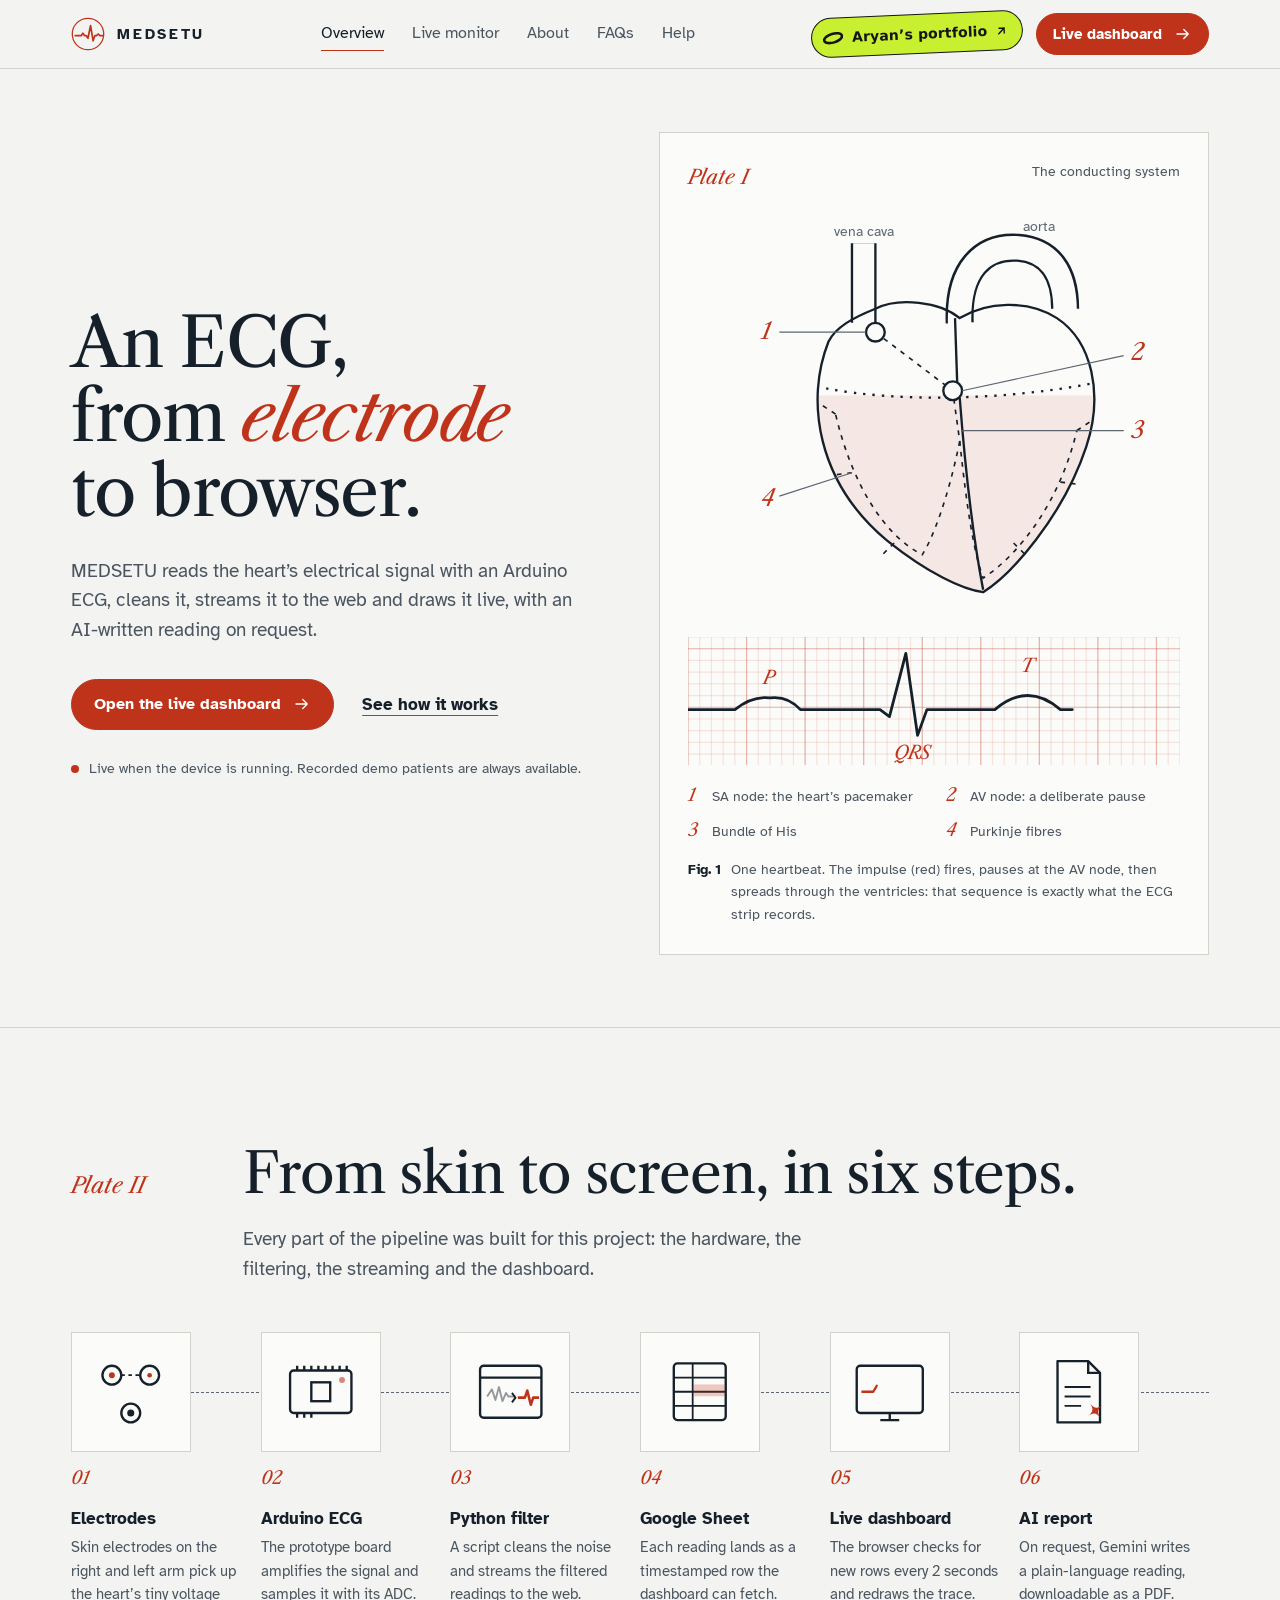
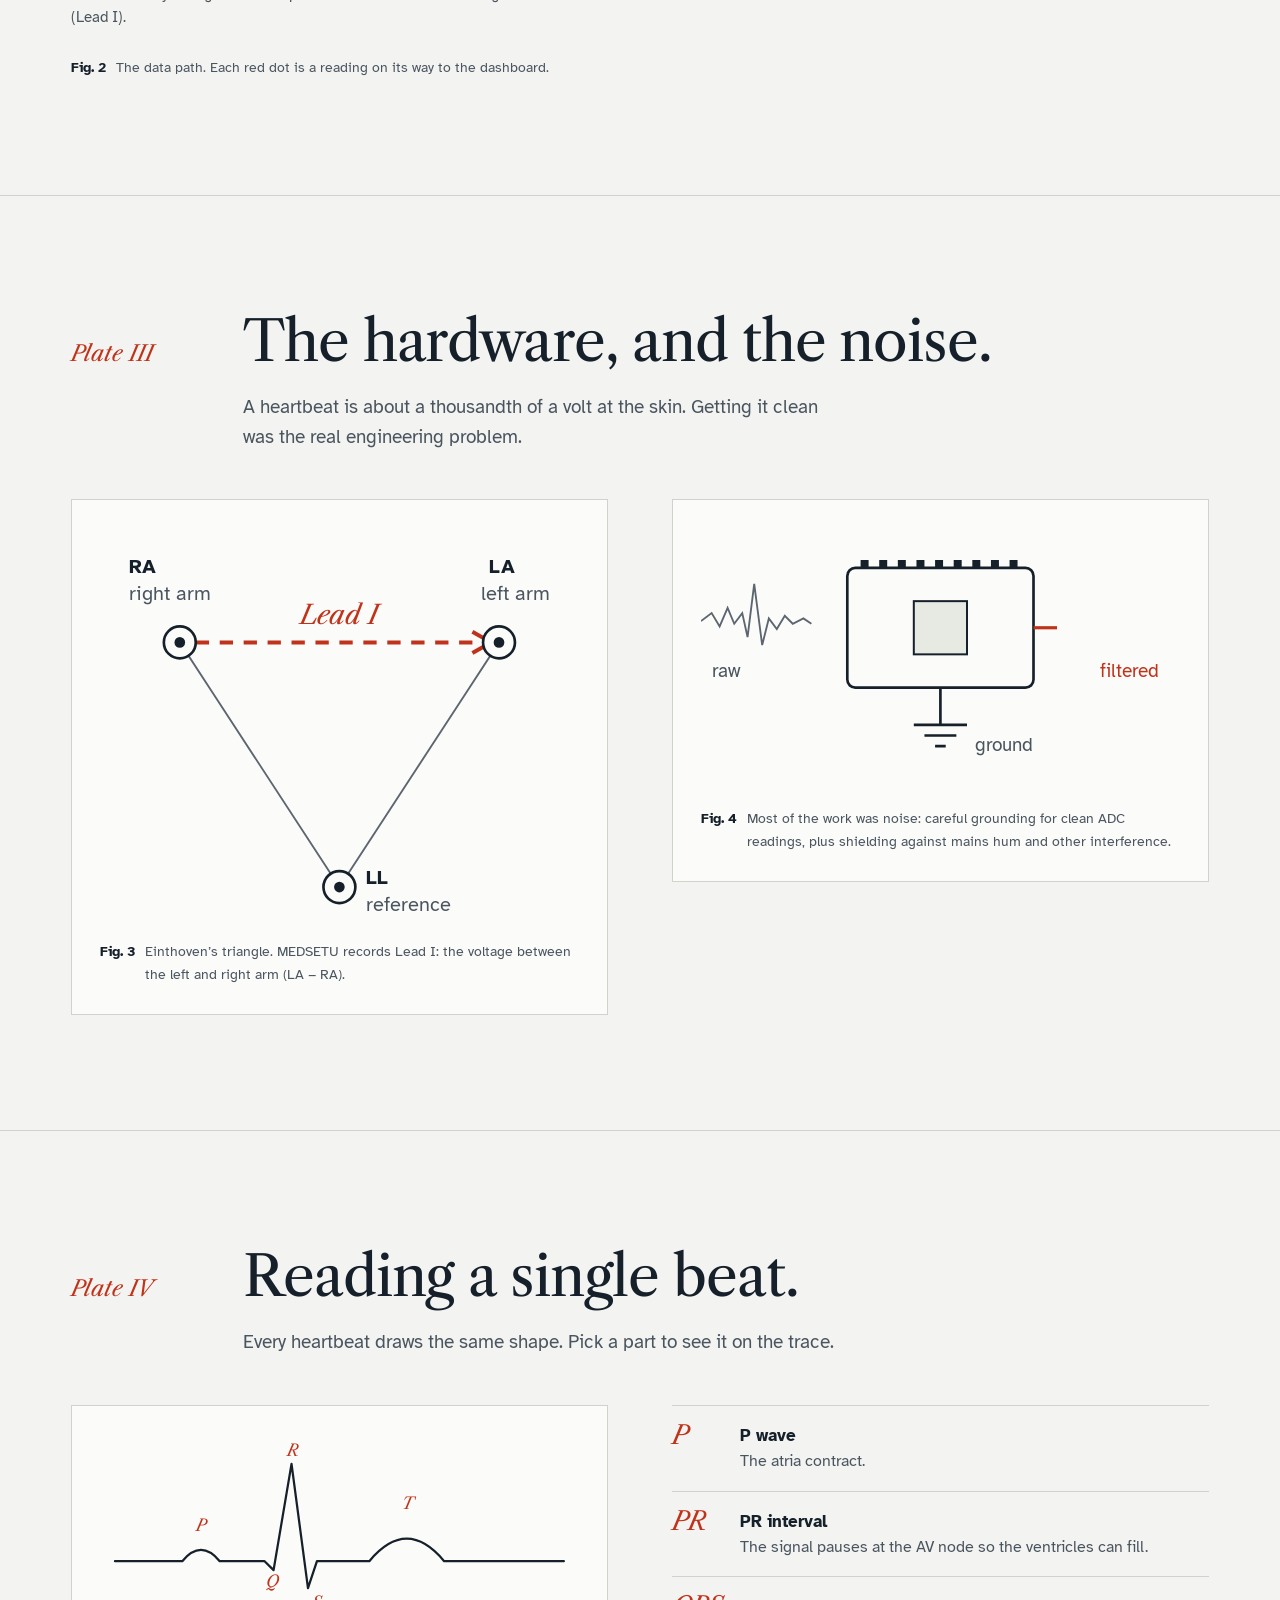
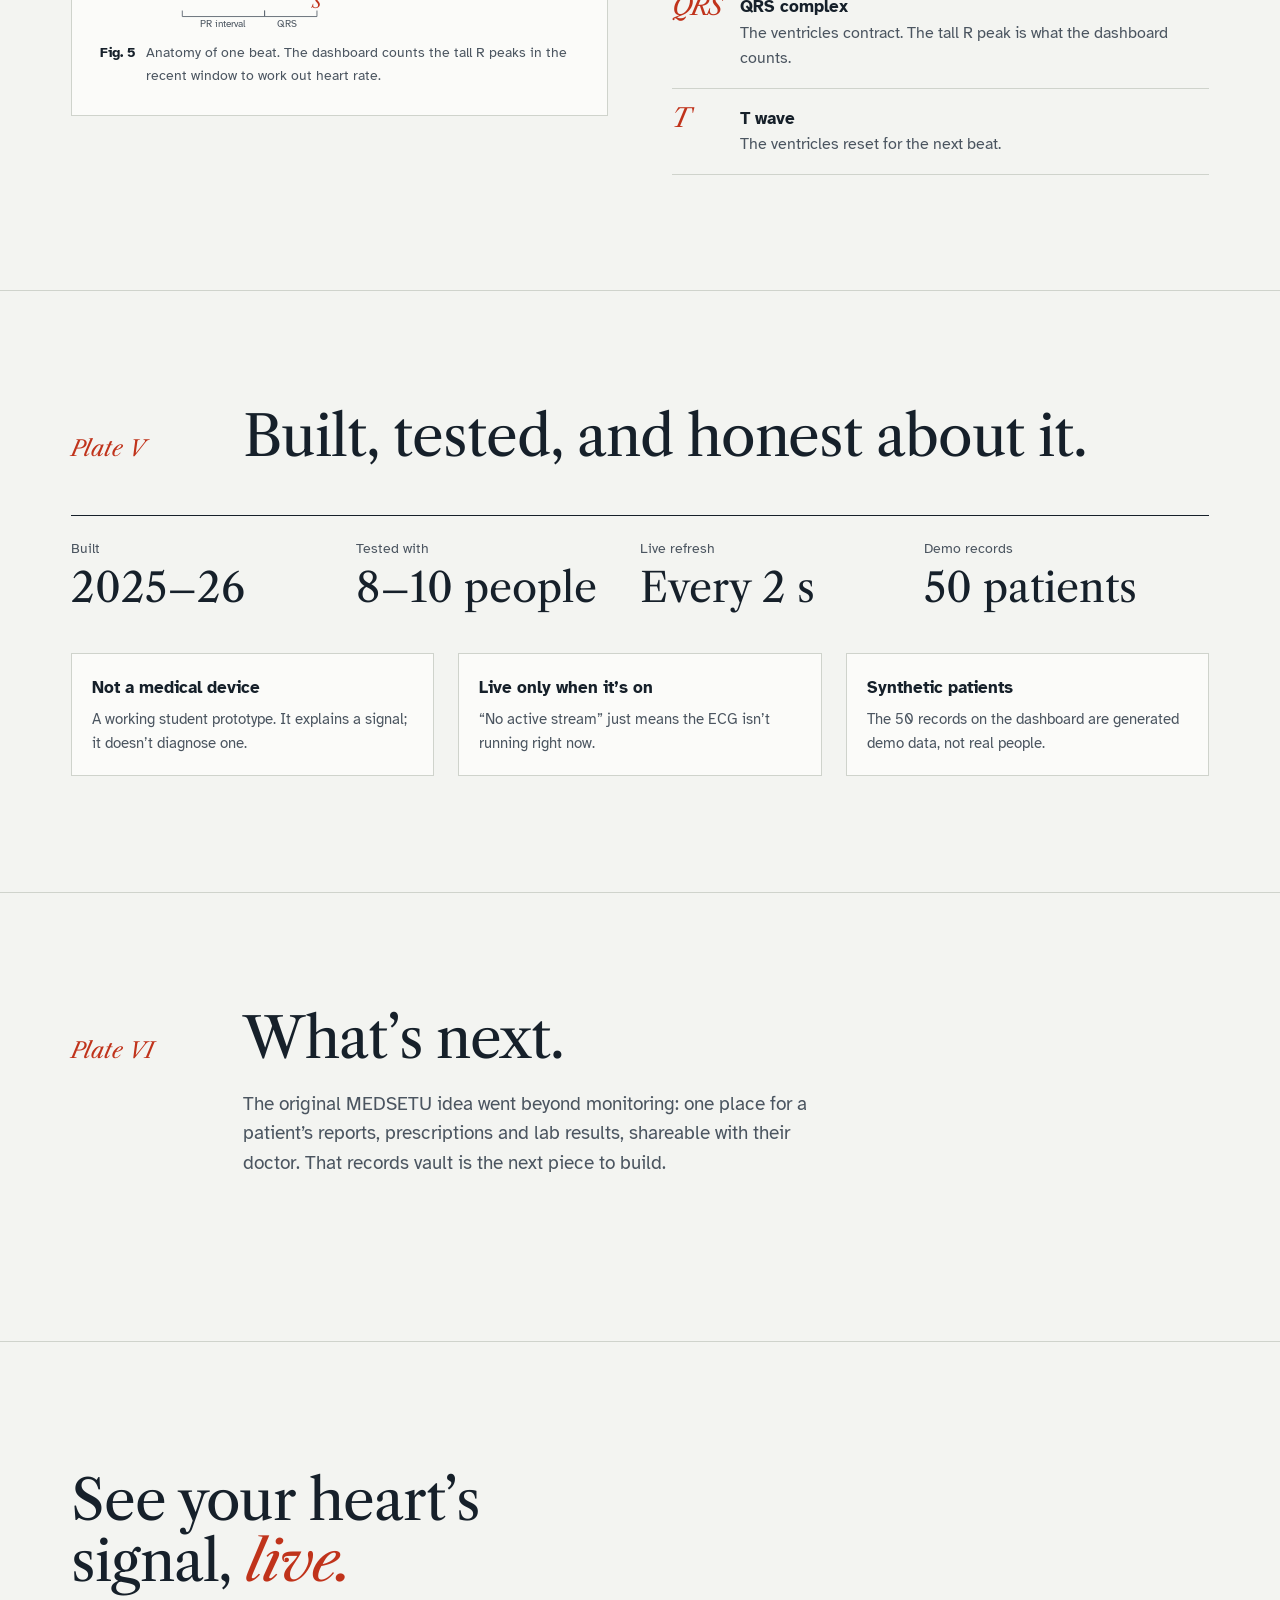
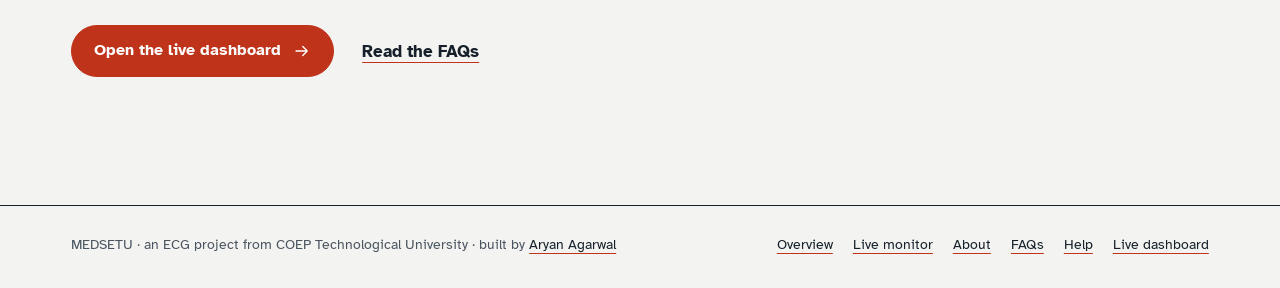
<file: index.html>
<!DOCTYPE html>
<html lang="en">
<head>
<meta charset="UTF-8">
<meta name="viewport" content="width=device-width, initial-scale=1.0">
<title>MEDSETU · An ECG, from electrode to browser</title>
<meta name="description" content="MEDSETU: an Arduino ECG streamed live to a web dashboard, with AI-written readings. A COEP Technological University project.">
<meta name="theme-color" content="#f3f4f1">
<link rel="icon" href="data:image/svg+xml,%3Csvg xmlns='http://www.w3.org/2000/svg' viewBox='0 0 40 40'%3E%3Ccircle cx='20' cy='20' r='18.5' fill='%23f3f4f1' stroke='%23c0331b' stroke-width='2'/%3E%3Cpath d='M5 22h7l2-3 2 3h2l2 3 3-15 3 18 2-6h2l2-2 2 2h3' fill='none' stroke='%23c0331b' stroke-width='2.4' stroke-linejoin='round'/%3E%3C/svg%3E">
<link rel="preconnect" href="https://fonts.googleapis.com">
<link rel="preconnect" href="https://fonts.gstatic.com" crossorigin>
<link href="https://fonts.googleapis.com/css2?family=Atkinson+Hyperlegible:wght@400;700&family=Libre+Caslon+Text:ital,wght@0,400;1,400&display=swap" rel="stylesheet">
<link rel="stylesheet" href="./assets/atlas.css">
<style>.aa-pill{--aa-lime:#c8f031;--aa-ink:#151515;display:inline-flex;align-items:center;gap:8px;min-height:40px;padding:8px 14px 8px 10px;border:1.5px solid var(--aa-ink);border-radius:999px;background:var(--aa-lime);color:var(--aa-ink)!important;font:700 14px/1 system-ui,-apple-system,"Segoe UI",Roboto,sans-serif;letter-spacing:.01em;text-decoration:none!important;white-space:nowrap;transform:rotate(-2.5deg);transition:transform .45s cubic-bezier(.34,1.56,.64,1),background-color .25s,box-shadow .3s;flex:none}.aa-pill:hover,.aa-pill:focus-visible{transform:rotate(1.5deg) scale(1.05);background:#d8ff4a;box-shadow:0 10px 22px -12px rgba(21,21,21,.55)}.aa-pill:focus-visible{outline:2px solid var(--aa-ink);outline-offset:3px}.aa-pill svg{flex:none}.aa-pill .aa-ring{width:22px;height:13px;transition:transform .7s cubic-bezier(.16,1,.3,1)}.aa-pill:hover .aa-ring,.aa-pill:focus-visible .aa-ring{transform:rotate(180deg)}.aa-pill .aa-arrow{width:13px;height:13px;transition:transform .35s cubic-bezier(.16,1,.3,1)}.aa-pill:hover .aa-arrow{transform:translate(2px,-2px)}.aa-pill .aa-short{display:none}@media (max-width:640px){.aa-pill{min-height:36px;padding:7px 11px 7px 8px;font-size:13px;gap:6px}.aa-pill .aa-long{display:none}.aa-pill .aa-short{display:inline}}@media (prefers-reduced-motion:reduce){.aa-pill,.aa-pill .aa-ring,.aa-pill .aa-arrow{transition:none}}@media print{.aa-pill{display:none}}</style>
</head>
<body>
<a class="skip" href="#main">Skip to content</a>
<header class="site-header">
  <div class="wrap bar">
    <a href="./index.html" class="brand" aria-label="MEDSETU overview"><svg viewBox="0 0 40 40" fill="none" aria-hidden="true"><circle cx="20" cy="20" r="18.5" stroke="currentColor" stroke-width="1.5"/><path d="M5 22h7l2-3 2 3h2l2 3 3-15 3 18 2-6h2l2-2 2 2h3" stroke="currentColor" stroke-width="2" stroke-linejoin="round" stroke-linecap="round"/></svg>MEDSETU</a>
    <nav class="nav" id="site-nav" aria-label="Main"><a href="./index.html" aria-current="page">Overview</a><a href="./health-monitoring.html">Live monitor</a><a href="./about.html">About</a><a href="./faqs.html">FAQs</a><a href="./help.html">Help</a><a class="nav-dash" href="https://medsetuecg.vercel.app/dashboard.html" target="_blank" rel="noopener">Live dashboard</a></nav>
    <div class="header-actions">
      <a class="aa-pill" href="https://aryanagarwalsportfolio.vercel.app/" target="_blank" rel="noopener" aria-label="Aryan Agarwal's portfolio (opens in a new tab)"><svg class="aa-ring" viewBox="0 0 120 70" aria-hidden="true"><ellipse cx="60" cy="35" rx="50" ry="24" transform="rotate(-14 60 35)" fill="none" stroke="currentColor" stroke-width="14"/></svg><span class="aa-long">Aryan&rsquo;s portfolio</span><span class="aa-short">Portfolio</span><svg class="aa-arrow" viewBox="0 0 24 24" fill="none" aria-hidden="true"><path d="M7 17 17 7m0 0H8m9 0v9" stroke="currentColor" stroke-width="2.6" stroke-linecap="square"/></svg></a>
      <a href="https://medsetuecg.vercel.app/dashboard.html" target="_blank" rel="noopener" class="btn btn-red btn-sm">Live dashboard <svg class="ico" viewBox="0 0 24 24" fill="none" aria-hidden="true"><path d="M4 12h15m0 0-6-6m6 6-6 6" stroke="currentColor" stroke-width="1.8" stroke-linecap="round" stroke-linejoin="round"/></svg></a>
      <button class="menu-btn" type="button" aria-controls="site-nav" aria-expanded="false" aria-label="Open menu"><svg viewBox="0 0 24 24" fill="none" aria-hidden="true"><path d="M4 8h16M4 16h16" stroke="currentColor" stroke-width="1.8" stroke-linecap="round"/></svg></button>
    </div>
  </div>
</header>
<main id="main">

<section class="hero"><div class="wrap hero-grid">
  <div>
    <h1 class="serif h-xl">An ECG, from <em>electrode</em> to browser.</h1>
    <p class="lede">MEDSETU reads the heart&rsquo;s electrical signal with an Arduino ECG, cleans it, streams it to the web and draws it live, with an AI-written reading on request.</p>
    <div class="actions">
      <a href="https://medsetuecg.vercel.app/dashboard.html" target="_blank" rel="noopener" class="btn btn-red">Open the live dashboard <svg class="ico" viewBox="0 0 24 24" fill="none" aria-hidden="true"><path d="M4 12h15m0 0-6-6m6 6-6 6" stroke="currentColor" stroke-width="1.8" stroke-linecap="round" stroke-linejoin="round"/></svg></a>
      <a href="#pipeline" class="link">See how it works</a>
    </div>
    <p class="status-line"><i></i>Live when the device is running. Recorded demo patients are always available.</p>
  </div>
  <figure class="figure reveal">
  <div class="fig-head"><span class="plate-no">Plate I</span><span>The conducting system</span></div>
  <svg class="heart" data-anim viewBox="0 0 420 360" role="img" aria-labelledby="heart-t heart-d">
    <title id="heart-t">How an electrical impulse travels through the heart</title>
    <desc id="heart-d">A schematic heart. A pulse starts at the SA node, pauses at the AV node, then runs down the bundle of His into the Purkinje fibres while the atria and then the ventricles light up.</desc>
    <defs>
      <path id="hs" d="M120 120 C100 170 110 240 170 290 C205 318 235 332 252 334 C275 320 320 270 340 210 C355 165 345 120 315 100 C290 84 255 86 232 100 C215 86 180 82 160 92 C140 100 126 108 120 120 Z"/>
      <clipPath id="atria"><rect x="0" y="0" width="420" height="166"/></clipPath>
      <clipPath id="vents"><rect x="0" y="166" width="420" height="200"/></clipPath>
      <path id="p-main" d="M160 112 L226 162 L232 205"/>
      <path id="p-left" d="M232 205 C238 262 244 300 252 322 C285 300 318 255 332 196"/>
      <path id="p-right" d="M232 205 C222 255 208 290 200 302 C168 286 140 242 126 182"/>
    </defs>
    <use href="#hs" class="chamber" clip-path="url(#atria)"><animate attributeName="opacity" dur="1.6s" repeatCount="indefinite" values="0;0.2;0;0" keyTimes="0;0.1;0.24;1"/></use>
    <use href="#hs" class="chamber" clip-path="url(#vents)"><animate attributeName="opacity" dur="1.6s" repeatCount="indefinite" values="0;0;0.22;0.06;0" keyTimes="0;0.38;0.52;0.76;1"/></use>
    <path d="M150 104 V36" stroke="#16202a" stroke-width="22" fill="none"/><path d="M150 106 V36" stroke="#fbfbf9" stroke-width="18" fill="none"/>
    <path d="M232 104 C230 58 252 38 282 40 C308 42 322 60 322 92" stroke="#16202a" stroke-width="24" fill="none"/>
    <path d="M232 106 C230 58 252 38 282 40 C308 42 322 60 322 94" stroke="#fbfbf9" stroke-width="20" fill="none"/>
    <use href="#hs" class="wall"/>
    <path class="wall" d="M118 160 C180 172 270 170 344 156" stroke-dasharray="2 6"/>
    <path class="wall" d="M228 100 L230 160" stroke-width="1.2"/>
    <path class="wall" d="M232 168 C236 220 242 280 252 332" stroke-width="1.4"/>
    <text x="150" y="30" text-anchor="middle" font-family="Atkinson Hyperlegible, sans-serif" font-size="12" fill="#5d6670">vena cava</text>
    <text x="300" y="26" text-anchor="middle" font-family="Atkinson Hyperlegible, sans-serif" font-size="12" fill="#5d6670">aorta</text>
    <use href="#p-main" class="path"/><use href="#p-left" class="path"/><use href="#p-right" class="path"/>
    <path class="path" d="M332 196 l12 -8 M318 240 l16 2 M126 182 l-12 -8 M140 232 l-16 2 M278 292 l10 10 M176 292 l-10 10"/>
    <circle class="node" cx="160" cy="112" r="8"/>
    <circle class="node" cx="226" cy="162" r="8"/>
    <circle class="pulse" r="6"><animateMotion dur="1.6s" repeatCount="indefinite" calcMode="linear" keyPoints="0;0.66;0.66;1;1" keyTimes="0;0.16;0.3;0.38;1"><mpath href="#p-main"/></animateMotion><animate attributeName="opacity" dur="1.6s" repeatCount="indefinite" values="1;1;0;0" keyTimes="0;0.38;0.39;1"/></circle>
    <circle class="pulse" r="5"><animateMotion dur="1.6s" repeatCount="indefinite" calcMode="linear" keyPoints="0;0;1;1" keyTimes="0;0.38;0.54;1"><mpath href="#p-left"/></animateMotion><animate attributeName="opacity" dur="1.6s" repeatCount="indefinite" values="0;0;1;0;0" keyTimes="0;0.37;0.38;0.56;1"/></circle>
    <circle class="pulse" r="5"><animateMotion dur="1.6s" repeatCount="indefinite" calcMode="linear" keyPoints="0;0;1;1" keyTimes="0;0.38;0.54;1"><mpath href="#p-right"/></animateMotion><animate attributeName="opacity" dur="1.6s" repeatCount="indefinite" values="0;0;1;0;0" keyTimes="0;0.37;0.38;0.56;1"/></circle>
    <line class="lead" x1="152" y1="112" x2="78" y2="112"/><text class="callout" x="62" y="118">1</text>
    <line class="lead" x1="234" y1="162" x2="372" y2="132"/><text class="callout" x="378" y="136">2</text>
    <line class="lead" x1="234" y1="196" x2="372" y2="196"/><text class="callout" x="378" y="202">3</text>
    <line class="lead" x1="140" y1="232" x2="78" y2="252"/><text class="callout" x="62" y="260">4</text>
  </svg>
  <svg class="strip" data-anim viewBox="0 0 420 110" role="img" aria-label="ECG strip drawing one heartbeat: P wave, QRS complex, T wave" style="margin-top:14px">
    <line class="grid-minor" x1="0" y1="0" x2="0" y2="110"/><line class="grid-minor" x1="10" y1="0" x2="10" y2="110"/><line class="grid-minor" x1="20" y1="0" x2="20" y2="110"/><line class="grid-minor" x1="30" y1="0" x2="30" y2="110"/><line class="grid-minor" x1="40" y1="0" x2="40" y2="110"/><line class="grid-minor" x1="50" y1="0" x2="50" y2="110"/><line class="grid-minor" x1="60" y1="0" x2="60" y2="110"/><line class="grid-minor" x1="70" y1="0" x2="70" y2="110"/><line class="grid-minor" x1="80" y1="0" x2="80" y2="110"/><line class="grid-minor" x1="90" y1="0" x2="90" y2="110"/><line class="grid-minor" x1="100" y1="0" x2="100" y2="110"/><line class="grid-minor" x1="110" y1="0" x2="110" y2="110"/><line class="grid-minor" x1="120" y1="0" x2="120" y2="110"/><line class="grid-minor" x1="130" y1="0" x2="130" y2="110"/><line class="grid-minor" x1="140" y1="0" x2="140" y2="110"/><line class="grid-minor" x1="150" y1="0" x2="150" y2="110"/><line class="grid-minor" x1="160" y1="0" x2="160" y2="110"/><line class="grid-minor" x1="170" y1="0" x2="170" y2="110"/><line class="grid-minor" x1="180" y1="0" x2="180" y2="110"/><line class="grid-minor" x1="190" y1="0" x2="190" y2="110"/><line class="grid-minor" x1="200" y1="0" x2="200" y2="110"/><line class="grid-minor" x1="210" y1="0" x2="210" y2="110"/><line class="grid-minor" x1="220" y1="0" x2="220" y2="110"/><line class="grid-minor" x1="230" y1="0" x2="230" y2="110"/><line class="grid-minor" x1="240" y1="0" x2="240" y2="110"/><line class="grid-minor" x1="250" y1="0" x2="250" y2="110"/><line class="grid-minor" x1="260" y1="0" x2="260" y2="110"/><line class="grid-minor" x1="270" y1="0" x2="270" y2="110"/><line class="grid-minor" x1="280" y1="0" x2="280" y2="110"/><line class="grid-minor" x1="290" y1="0" x2="290" y2="110"/><line class="grid-minor" x1="300" y1="0" x2="300" y2="110"/><line class="grid-minor" x1="310" y1="0" x2="310" y2="110"/><line class="grid-minor" x1="320" y1="0" x2="320" y2="110"/><line class="grid-minor" x1="330" y1="0" x2="330" y2="110"/><line class="grid-minor" x1="340" y1="0" x2="340" y2="110"/><line class="grid-minor" x1="350" y1="0" x2="350" y2="110"/><line class="grid-minor" x1="360" y1="0" x2="360" y2="110"/><line class="grid-minor" x1="370" y1="0" x2="370" y2="110"/><line class="grid-minor" x1="380" y1="0" x2="380" y2="110"/><line class="grid-minor" x1="390" y1="0" x2="390" y2="110"/><line class="grid-minor" x1="400" y1="0" x2="400" y2="110"/><line class="grid-minor" x1="410" y1="0" x2="410" y2="110"/><line class="grid-minor" x1="420" y1="0" x2="420" y2="110"/><line class="grid-minor" x1="0" y1="0" x2="420" y2="0"/><line class="grid-minor" x1="0" y1="10" x2="420" y2="10"/><line class="grid-minor" x1="0" y1="20" x2="420" y2="20"/><line class="grid-minor" x1="0" y1="30" x2="420" y2="30"/><line class="grid-minor" x1="0" y1="40" x2="420" y2="40"/><line class="grid-minor" x1="0" y1="50" x2="420" y2="50"/><line class="grid-minor" x1="0" y1="60" x2="420" y2="60"/><line class="grid-minor" x1="0" y1="70" x2="420" y2="70"/><line class="grid-minor" x1="0" y1="80" x2="420" y2="80"/><line class="grid-minor" x1="0" y1="90" x2="420" y2="90"/><line class="grid-minor" x1="0" y1="100" x2="420" y2="100"/><line class="grid-minor" x1="0" y1="110" x2="420" y2="110"/><line class="grid-major" x1="0" y1="0" x2="0" y2="110"/><line class="grid-major" x1="50" y1="0" x2="50" y2="110"/><line class="grid-major" x1="100" y1="0" x2="100" y2="110"/><line class="grid-major" x1="150" y1="0" x2="150" y2="110"/><line class="grid-major" x1="200" y1="0" x2="200" y2="110"/><line class="grid-major" x1="250" y1="0" x2="250" y2="110"/><line class="grid-major" x1="300" y1="0" x2="300" y2="110"/><line class="grid-major" x1="350" y1="0" x2="350" y2="110"/><line class="grid-major" x1="400" y1="0" x2="400" y2="110"/><line class="grid-major" x1="0" y1="10" x2="420" y2="10"/><line class="grid-major" x1="0" y1="60" x2="420" y2="60"/><line class="grid-major" x1="0" y1="110" x2="420" y2="110"/>
    <path class="trace" d="M0 62 L40 62 Q55 50 70 52 Q85 50 96 62 L164 62 L172 68 L186 14 L196 84 L204 62 L262 62 Q290 38 318 62 L420 62" pathLength="1" stroke-dasharray="1" stroke-dashoffset="1">
      <animate attributeName="stroke-dashoffset" dur="1.6s" repeatCount="indefinite" values="1;0;0" keyTimes="0;0.85;1"/>
      <animate attributeName="opacity" dur="1.6s" repeatCount="indefinite" values="1;1;0" keyTimes="0;0.9;1"/>
    </path>
    <text class="wave-label" x="64" y="40">P</text><text class="wave-label" x="176" y="104">QRS</text><text class="wave-label" x="284" y="30">T</text>
  </svg>
  <ol class="legend"><li>SA node: the heart&rsquo;s pacemaker</li><li>AV node: a deliberate pause</li><li>Bundle of His</li><li>Purkinje fibres</li></ol>
  <figcaption class="figcap"><b>Fig. 1</b><span>One heartbeat. The impulse (red) fires, pauses at the AV node, then spreads through the ventricles: that sequence is exactly what the ECG strip records.</span></figcaption>
</figure>
</div></section>
<section class="plate" id="pipeline"><div class="wrap">
  <div class="plate-head reveal"><span class="plate-no">Plate II</span><h2 class="serif h-lg">From skin to screen, in six steps.</h2><p class="lede">Every part of the pipeline was built for this project: the hardware, the filtering, the streaming and the dashboard.</p></div>
  <div style="position:relative"><div class="wire" aria-hidden="true"><span class="packet"></span><span class="packet"></span><span class="packet"></span></div><ol class="pipeline"><li class="station reveal" data-delay="0"><div class="icon"><svg viewBox="0 0 64 64" fill="none" aria-hidden="true"><circle cx="16" cy="18" r="8" stroke="currentColor" stroke-width="2"/><circle cx="48" cy="18" r="8" stroke="currentColor" stroke-width="2"/><circle cx="32" cy="50" r="8" stroke="currentColor" stroke-width="2"/><circle class="hot" cx="16" cy="18" r="3" fill="currentColor"><animate attributeName="r" values="2;4;2" dur="1.6s" repeatCount="indefinite"/></circle><circle class="hot" cx="48" cy="18" r="3" fill="currentColor"><animate attributeName="r" values="2;4;2" dur="1.6s" begin="0.2s" repeatCount="indefinite"/></circle><circle cx="32" cy="50" r="3" fill="currentColor"/><path d="M24 18h16" stroke="currentColor" stroke-width="1.5" stroke-dasharray="3 3"/></svg></div><span class="step">01</span><h3>Electrodes</h3><p>Skin electrodes on the right and left arm pick up the heart&rsquo;s tiny voltage (Lead I).</p></li><li class="station reveal" data-delay="80"><div class="icon"><svg viewBox="0 0 64 64" fill="none" aria-hidden="true"><rect x="6" y="14" width="52" height="36" rx="3" stroke="currentColor" stroke-width="2"/><rect x="24" y="24" width="16" height="16" stroke="currentColor" stroke-width="2"/><path d="M12 10v4M18 10v4M24 10v4M30 10v4M36 10v4M42 10v4M48 10v4M54 10v4M12 50v4M18 50v4M24 50v4" stroke="currentColor" stroke-width="2"/><circle class="hot" cx="50" cy="22" r="2.5" fill="currentColor"><animate attributeName="opacity" values="1;0.15;1" dur="0.8s" repeatCount="indefinite"/></circle></svg></div><span class="step">02</span><h3>Arduino ECG</h3><p>The prototype board amplifies the signal and samples it with its ADC.</p></li><li class="station reveal" data-delay="160"><div class="icon"><svg viewBox="0 0 64 64" fill="none" aria-hidden="true"><rect x="6" y="10" width="52" height="44" rx="3" stroke="currentColor" stroke-width="2"/><path d="M6 20h52" stroke="currentColor" stroke-width="2"/><path d="M12 36l4-6 3 9 3-11 3 12 3-7 2 3h6" stroke="currentColor" stroke-width="1.6" stroke-linejoin="round" opacity="0.45"/><path class="hot" d="M38 37h6l2-6 3 12 2-6h5" stroke="currentColor" stroke-width="2.2" stroke-linejoin="round"/><path d="M33 33l3 4-3 4" stroke="currentColor" stroke-width="1.6"/></svg></div><span class="step">03</span><h3>Python filter</h3><p>A script cleans the noise and streams the filtered readings to the web.</p></li><li class="station reveal" data-delay="240"><div class="icon"><svg viewBox="0 0 64 64" fill="none" aria-hidden="true"><rect x="10" y="8" width="44" height="48" rx="3" stroke="currentColor" stroke-width="2"/><path d="M10 20h44M10 32h44M10 44h44M26 8v48" stroke="currentColor" stroke-width="1.5"/><rect class="hot" x="27" y="45" width="26" height="10" fill="currentColor" opacity="0.25"><animate attributeName="y" values="45;21;45" keyTimes="0;0.5;1" dur="3s" repeatCount="indefinite"/></rect></svg></div><span class="step">04</span><h3>Google Sheet</h3><p>Each reading lands as a timestamped row the dashboard can fetch.</p></li><li class="station reveal" data-delay="320"><div class="icon"><svg viewBox="0 0 64 64" fill="none" aria-hidden="true"><rect x="4" y="10" width="56" height="40" rx="3" stroke="currentColor" stroke-width="2"/><path d="M24 56h16M32 50v6" stroke="currentColor" stroke-width="2"/><path class="hot" d="M8 32h10l3-5 3 5h4l3-14 4 22 3-8h5l3-3 3 3h7" stroke="currentColor" stroke-width="2" stroke-linejoin="round" pathLength="1" stroke-dasharray="1" stroke-dashoffset="1"><animate attributeName="stroke-dashoffset" values="1;0;0" keyTimes="0;0.7;1" dur="1.6s" repeatCount="indefinite"/></path></svg></div><span class="step">05</span><h3>Live dashboard</h3><p>The browser checks for new rows every 2 seconds and redraws the trace.</p></li><li class="station reveal" data-delay="400"><div class="icon"><svg viewBox="0 0 64 64" fill="none" aria-hidden="true"><path d="M14 6h26l10 10v42H14z" stroke="currentColor" stroke-width="2" stroke-linejoin="round"/><path d="M40 6v10h10" stroke="currentColor" stroke-width="2"/><path d="M20 28h22M20 36h22M20 44h14" stroke="currentColor" stroke-width="1.6"/><path class="hot" d="M46 40c0 6 2 8 8 8-6 0-8 2-8 8 0-6-2-8-8-8 6 0 8-2 8-8z" fill="currentColor"><animateTransform attributeName="transform" type="rotate" values="0 46 48;90 46 48" dur="3s" repeatCount="indefinite"/></path></svg></div><span class="step">06</span><h3>AI report</h3><p>On request, Gemini writes a plain-language reading, downloadable as a PDF.</p></li></ol></div><p class="figcap reveal" style="margin-top:28px"><b>Fig. 2</b><span>The data path. Each red dot is a reading on its way to the dashboard.</span></p>
</div></section>
<section class="plate"><div class="wrap">
  <div class="plate-head reveal"><span class="plate-no">Plate III</span><h2 class="serif h-lg">The hardware, and the noise.</h2><p class="lede">A heartbeat is about a thousandth of a volt at the skin. Getting it clean was the real engineering problem.</p></div>
  <div class="split"><figure class="figure reveal">
  <svg class="einthoven" viewBox="0 0 360 300" role="img" aria-label="Einthoven's triangle: electrodes on the right arm, left arm and left leg. Lead I runs from right arm to left arm.">
    <path class="edge" d="M60 86 L180 270 L300 86"/>
    <path class="lead1" d="M72 86 L288 86"/>
    <path d="M280 78 L294 86 L280 94" fill="none" stroke="#c0331b" stroke-width="3"/>
    <circle class="vertex" cx="60" cy="86" r="12"/><circle class="vertex" cx="300" cy="86" r="12"/><circle class="vertex" cx="180" cy="270" r="12"/>
    <circle cx="60" cy="86" r="4" fill="#16202a"/><circle cx="300" cy="86" r="4" fill="#16202a"/><circle cx="180" cy="270" r="4" fill="#16202a"/>
    <text x="22" y="34">RA</text><text class="soft" x="22" y="54">right arm</text>
    <text x="312" y="34" text-anchor="end">LA</text><text class="soft" x="338" y="54" text-anchor="end">left arm</text>
    <text x="200" y="268">LL</text><text class="soft" x="200" y="288">reference</text>
    <text class="ital" x="180" y="72" text-anchor="middle">Lead I</text>
  </svg>
  <figcaption class="figcap"><b>Fig. 3</b><span>Einthoven&rsquo;s triangle. MEDSETU records Lead I: the voltage between the left and right arm (LA &minus; RA).</span></figcaption>
</figure><figure class="figure reveal" data-delay="120">
  <svg class="board" data-anim viewBox="0 0 360 200" role="img" aria-label="Noisy raw signal enters the board; a clean filtered trace comes out. The board is grounded.">
    <path class="noise" d="M0 70 l8 -6 6 10 6 -14 5 12 6 -8 4 18 5 -40 6 46 5 -20 6 8 6 -10 6 6 8 -4 6 4"/>
    <rect class="pcb" x="110" y="30" width="140" height="90" rx="6"/>
    <rect class="chip" x="160" y="55" width="40" height="40"/>
    <path class="pin" d="M120 24h6v6h-6zM134 24h6v6h-6zM148 24h6v6h-6zM162 24h6v6h-6zM176 24h6v6h-6zM190 24h6v6h-6zM204 24h6v6h-6zM218 24h6v6h-6zM232 24h6v6h-6z"/>
    <path class="clean" d="M250 75 h20 l4 -5 4 5 h6 l4 -26 5 40 4 -14 h8 l6 -8 6 8 h43" pathLength="1" stroke-dasharray="1" stroke-dashoffset="1"><animate attributeName="stroke-dashoffset" values="1;0;0" keyTimes="0;0.6;1" dur="2.4s" repeatCount="indefinite"/></path>
    <path class="gnd" d="M180 120 v28 M160 148 h40 M168 156 h24 M176 164 h8"/>
    <text x="8" y="112" font-family="Atkinson Hyperlegible, sans-serif" font-size="14" fill="#4b5560">raw</text>
    <text x="300" y="112" font-family="Atkinson Hyperlegible, sans-serif" font-size="14" fill="#c0331b">filtered</text>
    <text x="206" y="168" font-family="Atkinson Hyperlegible, sans-serif" font-size="14" fill="#4b5560">ground</text>
  </svg>
  <figcaption class="figcap"><b>Fig. 4</b><span>Most of the work was noise: careful grounding for clean ADC readings, plus shielding against mains hum and other interference.</span></figcaption>
</figure></div>
</div></section>
<section class="plate"><div class="wrap">
  <div class="plate-head reveal"><span class="plate-no">Plate IV</span><h2 class="serif h-lg">Reading a single beat.</h2><p class="lede">Every heartbeat draws the same shape. Pick a part to see it on the trace.</p></div>
  <div class="split"><figure class="figure reveal">
  <svg class="beat-fig" viewBox="0 0 640 260" role="img" aria-label="One heartbeat with its parts labelled: P wave, PR interval, QRS complex and T wave">
    <path class="seg seg-pr" d="M110 170 Q135 140 160 170 L220 170"/>
    <path class="seg seg-p" d="M110 170 Q135 140 160 170"/>
    <path class="seg seg-qrs" d="M220 170 L232 182 L256 40 L278 206 L290 170"/>
    <path class="seg seg-t" d="M360 170 Q410 110 460 170"/>
    <path class="trace" d="M20 170 L110 170 Q135 140 160 170 L220 170 L232 182 L256 40 L278 206 L290 170 L360 170 Q410 110 460 170 L620 170"/>
    <text class="lbl" x="128" y="130">P</text><text class="lbl" x="222" y="204">Q</text><text class="lbl" x="250" y="30">R</text><text class="lbl" x="284" y="232">S</text><text class="lbl" x="404" y="100">T</text>
    <path class="bracket" d="M110 236 v8 h110 v-8"/><text class="sub" x="134" y="258">PR interval</text>
    <path class="bracket" d="M220 236 v8 h70 v-8" transform="translate(0 0)"/><text class="sub" x="236" y="258">QRS</text>
  </svg>
  <figcaption class="figcap"><b>Fig. 5</b><span>Anatomy of one beat. The dashboard counts the tall R peaks in the recent window to work out heart rate.</span></figcaption>
</figure><div class="waves reveal" data-delay="120">
  <button type="button" data-wave="p" aria-pressed="false"><b>P</b><span><strong>P wave</strong>The atria contract.</span></button>
  <button type="button" data-wave="pr" aria-pressed="false"><b>PR</b><span><strong>PR interval</strong>The signal pauses at the AV node so the ventricles can fill.</span></button>
  <button type="button" data-wave="qrs" aria-pressed="false"><b>QRS</b><span><strong>QRS complex</strong>The ventricles contract. The tall R peak is what the dashboard counts.</span></button>
  <button type="button" data-wave="t" aria-pressed="false"><b>T</b><span><strong>T wave</strong>The ventricles reset for the next beat.</span></button>
</div></div>
</div></section>
<section class="plate"><div class="wrap">
  <div class="plate-head reveal"><span class="plate-no">Plate V</span><h2 class="serif h-lg">Built, tested, and honest about it.</h2></div>
  <dl class="facts reveal"><div><dt>Built</dt><dd>2025&ndash;26</dd></div><div><dt>Tested with</dt><dd>8&ndash;10 people</dd></div><div><dt>Live refresh</dt><dd>Every 2 s</dd></div><div><dt>Demo records</dt><dd>50 patients</dd></div></dl>
<ul class="limits"><li class="reveal"><h3>Not a medical device</h3><p>A working student prototype. It explains a signal; it doesn&rsquo;t diagnose one.</p></li><li class="reveal" data-delay="80"><h3>Live only when it&rsquo;s on</h3><p>&ldquo;No active stream&rdquo; just means the ECG isn&rsquo;t running right now.</p></li><li class="reveal" data-delay="160"><h3>Synthetic patients</h3><p>The 50 records on the dashboard are generated demo data, not real people.</p></li></ul>
</div></section>
<section class="plate" id="next"><div class="wrap">
  <div class="plate-head reveal"><span class="plate-no">Plate VI</span><h2 class="serif h-lg">What&rsquo;s next.</h2><p class="lede">The original MEDSETU idea went beyond monitoring: one place for a patient&rsquo;s reports, prescriptions and lab results, shareable with their doctor. That records vault is the next piece to build.</p></div>
  
</div></section>
<section class="closing"><div class="wrap">
  <h2 class="serif h-lg reveal">See your heart&rsquo;s signal, <em>live.</em></h2>
  <div class="actions reveal"><a href="https://medsetuecg.vercel.app/dashboard.html" target="_blank" rel="noopener" class="btn btn-red">Open the live dashboard <svg class="ico" viewBox="0 0 24 24" fill="none" aria-hidden="true"><path d="M4 12h15m0 0-6-6m6 6-6 6" stroke="currentColor" stroke-width="1.8" stroke-linecap="round" stroke-linejoin="round"/></svg></a><a href="./faqs.html" class="link">Read the FAQs</a></div>
</div></section>

</main>
<footer class="site-footer">
  <div class="wrap">
    <span>MEDSETU &middot; an ECG project from COEP Technological University &middot; built by <a href="https://aryanagarwalsportfolio.vercel.app/" target="_blank" rel="noopener">Aryan Agarwal</a></span>
    <nav aria-label="Footer"><a href="./index.html">Overview</a><a href="./health-monitoring.html">Live monitor</a><a href="./about.html">About</a><a href="./faqs.html">FAQs</a><a href="./help.html">Help</a><a href="https://medsetuecg.vercel.app/dashboard.html" target="_blank" rel="noopener">Live dashboard</a></nav>
  </div>
</footer>
<script src="./assets/site.js"></script>
</body>
</html>
</file>
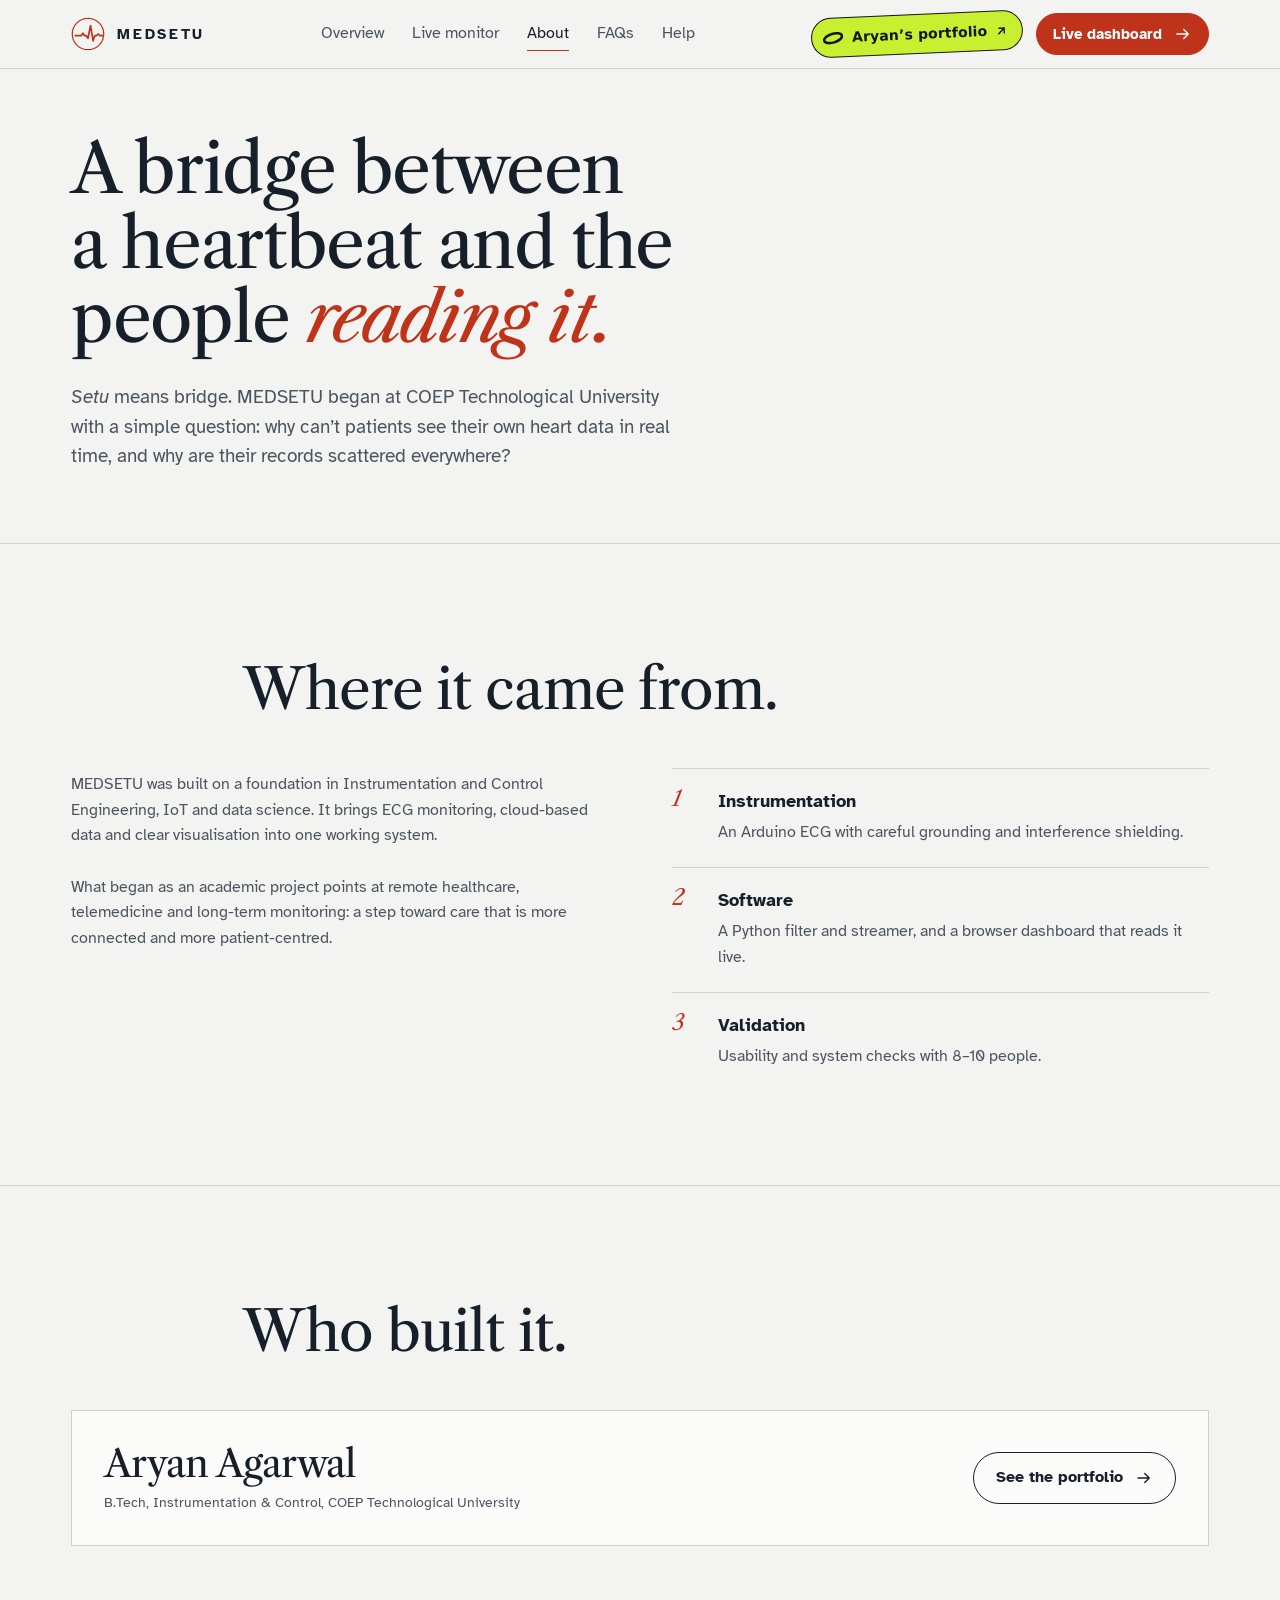
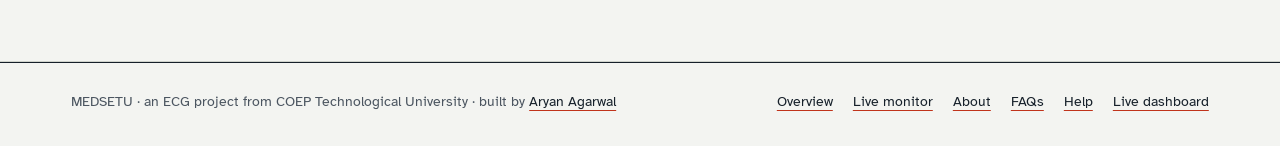
<file: about.html>
<!DOCTYPE html>
<html lang="en">
<head>
<meta charset="UTF-8">
<meta name="viewport" content="width=device-width, initial-scale=1.0">
<title>About · MEDSETU</title>
<meta name="description" content="Why MEDSETU was built and by whom.">
<meta name="theme-color" content="#f3f4f1">
<link rel="icon" href="data:image/svg+xml,%3Csvg xmlns='http://www.w3.org/2000/svg' viewBox='0 0 40 40'%3E%3Ccircle cx='20' cy='20' r='18.5' fill='%23f3f4f1' stroke='%23c0331b' stroke-width='2'/%3E%3Cpath d='M5 22h7l2-3 2 3h2l2 3 3-15 3 18 2-6h2l2-2 2 2h3' fill='none' stroke='%23c0331b' stroke-width='2.4' stroke-linejoin='round'/%3E%3C/svg%3E">
<link rel="preconnect" href="https://fonts.googleapis.com">
<link rel="preconnect" href="https://fonts.gstatic.com" crossorigin>
<link href="https://fonts.googleapis.com/css2?family=Atkinson+Hyperlegible:wght@400;700&family=Libre+Caslon+Text:ital,wght@0,400;1,400&display=swap" rel="stylesheet">
<link rel="stylesheet" href="./assets/atlas.css">
<style>.aa-pill{--aa-lime:#c8f031;--aa-ink:#151515;display:inline-flex;align-items:center;gap:8px;min-height:40px;padding:8px 14px 8px 10px;border:1.5px solid var(--aa-ink);border-radius:999px;background:var(--aa-lime);color:var(--aa-ink)!important;font:700 14px/1 system-ui,-apple-system,"Segoe UI",Roboto,sans-serif;letter-spacing:.01em;text-decoration:none!important;white-space:nowrap;transform:rotate(-2.5deg);transition:transform .45s cubic-bezier(.34,1.56,.64,1),background-color .25s,box-shadow .3s;flex:none}.aa-pill:hover,.aa-pill:focus-visible{transform:rotate(1.5deg) scale(1.05);background:#d8ff4a;box-shadow:0 10px 22px -12px rgba(21,21,21,.55)}.aa-pill:focus-visible{outline:2px solid var(--aa-ink);outline-offset:3px}.aa-pill svg{flex:none}.aa-pill .aa-ring{width:22px;height:13px;transition:transform .7s cubic-bezier(.16,1,.3,1)}.aa-pill:hover .aa-ring,.aa-pill:focus-visible .aa-ring{transform:rotate(180deg)}.aa-pill .aa-arrow{width:13px;height:13px;transition:transform .35s cubic-bezier(.16,1,.3,1)}.aa-pill:hover .aa-arrow{transform:translate(2px,-2px)}.aa-pill .aa-short{display:none}@media (max-width:640px){.aa-pill{min-height:36px;padding:7px 11px 7px 8px;font-size:13px;gap:6px}.aa-pill .aa-long{display:none}.aa-pill .aa-short{display:inline}}@media (prefers-reduced-motion:reduce){.aa-pill,.aa-pill .aa-ring,.aa-pill .aa-arrow{transition:none}}@media print{.aa-pill{display:none}}</style>
</head>
<body>
<a class="skip" href="#main">Skip to content</a>
<header class="site-header">
  <div class="wrap bar">
    <a href="./index.html" class="brand" aria-label="MEDSETU overview"><svg viewBox="0 0 40 40" fill="none" aria-hidden="true"><circle cx="20" cy="20" r="18.5" stroke="currentColor" stroke-width="1.5"/><path d="M5 22h7l2-3 2 3h2l2 3 3-15 3 18 2-6h2l2-2 2 2h3" stroke="currentColor" stroke-width="2" stroke-linejoin="round" stroke-linecap="round"/></svg>MEDSETU</a>
    <nav class="nav" id="site-nav" aria-label="Main"><a href="./index.html">Overview</a><a href="./health-monitoring.html">Live monitor</a><a href="./about.html" aria-current="page">About</a><a href="./faqs.html">FAQs</a><a href="./help.html">Help</a><a class="nav-dash" href="https://medsetuecg.vercel.app/dashboard.html" target="_blank" rel="noopener">Live dashboard</a></nav>
    <div class="header-actions">
      <a class="aa-pill" href="https://aryanagarwalsportfolio.vercel.app/" target="_blank" rel="noopener" aria-label="Aryan Agarwal's portfolio (opens in a new tab)"><svg class="aa-ring" viewBox="0 0 120 70" aria-hidden="true"><ellipse cx="60" cy="35" rx="50" ry="24" transform="rotate(-14 60 35)" fill="none" stroke="currentColor" stroke-width="14"/></svg><span class="aa-long">Aryan&rsquo;s portfolio</span><span class="aa-short">Portfolio</span><svg class="aa-arrow" viewBox="0 0 24 24" fill="none" aria-hidden="true"><path d="M7 17 17 7m0 0H8m9 0v9" stroke="currentColor" stroke-width="2.6" stroke-linecap="square"/></svg></a>
      <a href="https://medsetuecg.vercel.app/dashboard.html" target="_blank" rel="noopener" class="btn btn-red btn-sm">Live dashboard <svg class="ico" viewBox="0 0 24 24" fill="none" aria-hidden="true"><path d="M4 12h15m0 0-6-6m6 6-6 6" stroke="currentColor" stroke-width="1.8" stroke-linecap="round" stroke-linejoin="round"/></svg></a>
      <button class="menu-btn" type="button" aria-controls="site-nav" aria-expanded="false" aria-label="Open menu"><svg viewBox="0 0 24 24" fill="none" aria-hidden="true"><path d="M4 8h16M4 16h16" stroke="currentColor" stroke-width="1.8" stroke-linecap="round"/></svg></button>
    </div>
  </div>
</header>
<main id="main">

<section class="hero"><div class="wrap">
  <h1 class="serif h-xl" style="max-width:14ch">A bridge between a heartbeat and the people <em>reading it.</em></h1>
  <p class="lede"><em>Setu</em> means bridge. MEDSETU began at COEP Technological University with a simple question: why can&rsquo;t patients see their own heart data in real time, and why are their records scattered everywhere?</p>
</div></section>
<section class="plate"><div class="wrap">
  <div class="plate-head reveal"><span class="plate-no"></span><h2 class="serif h-lg">Where it came from.</h2></div>
  <div class="split"><div class="notes reveal">
<p class="lede" style="max-width:none">MEDSETU was built on a foundation in Instrumentation and Control Engineering, IoT and data science. It brings ECG monitoring, cloud-based data and clear visualisation into one working system.</p>
<p class="lede" style="max-width:none">What began as an academic project points at remote healthcare, telemedicine and long-term monitoring: a step toward care that is more connected and more patient-centred.</p></div>
<ol class="notes reveal" data-delay="120">
<li><span class="n">1</span><div><h3>Instrumentation</h3><p>An Arduino ECG with careful grounding and interference shielding.</p></div></li>
<li><span class="n">2</span><div><h3>Software</h3><p>A Python filter and streamer, and a browser dashboard that reads it live.</p></div></li>
<li><span class="n">3</span><div><h3>Validation</h3><p>Usability and system checks with 8&ndash;10 people.</p></div></li></ol></div>
</div></section>
<section class="plate"><div class="wrap">
  <div class="plate-head reveal"><span class="plate-no"></span><h2 class="serif h-lg">Who built it.</h2></div>
  <div class="contact-card reveal"><div><p class="serif">Aryan Agarwal</p><p class="cap" style="margin-top:8px">B.Tech, Instrumentation &amp; Control, COEP Technological University</p></div><a href="https://aryanagarwalsportfolio.vercel.app/" target="_blank" rel="noopener" class="btn">See the portfolio <svg class="ico" viewBox="0 0 24 24" fill="none" aria-hidden="true"><path d="M4 12h15m0 0-6-6m6 6-6 6" stroke="currentColor" stroke-width="1.8" stroke-linecap="round" stroke-linejoin="round"/></svg></a></div>
</div></section>

</main>
<footer class="site-footer">
  <div class="wrap">
    <span>MEDSETU &middot; an ECG project from COEP Technological University &middot; built by <a href="https://aryanagarwalsportfolio.vercel.app/" target="_blank" rel="noopener">Aryan Agarwal</a></span>
    <nav aria-label="Footer"><a href="./index.html">Overview</a><a href="./health-monitoring.html">Live monitor</a><a href="./about.html">About</a><a href="./faqs.html">FAQs</a><a href="./help.html">Help</a><a href="https://medsetuecg.vercel.app/dashboard.html" target="_blank" rel="noopener">Live dashboard</a></nav>
  </div>
</footer>
<script src="./assets/site.js"></script>
</body>
</html>
</file>
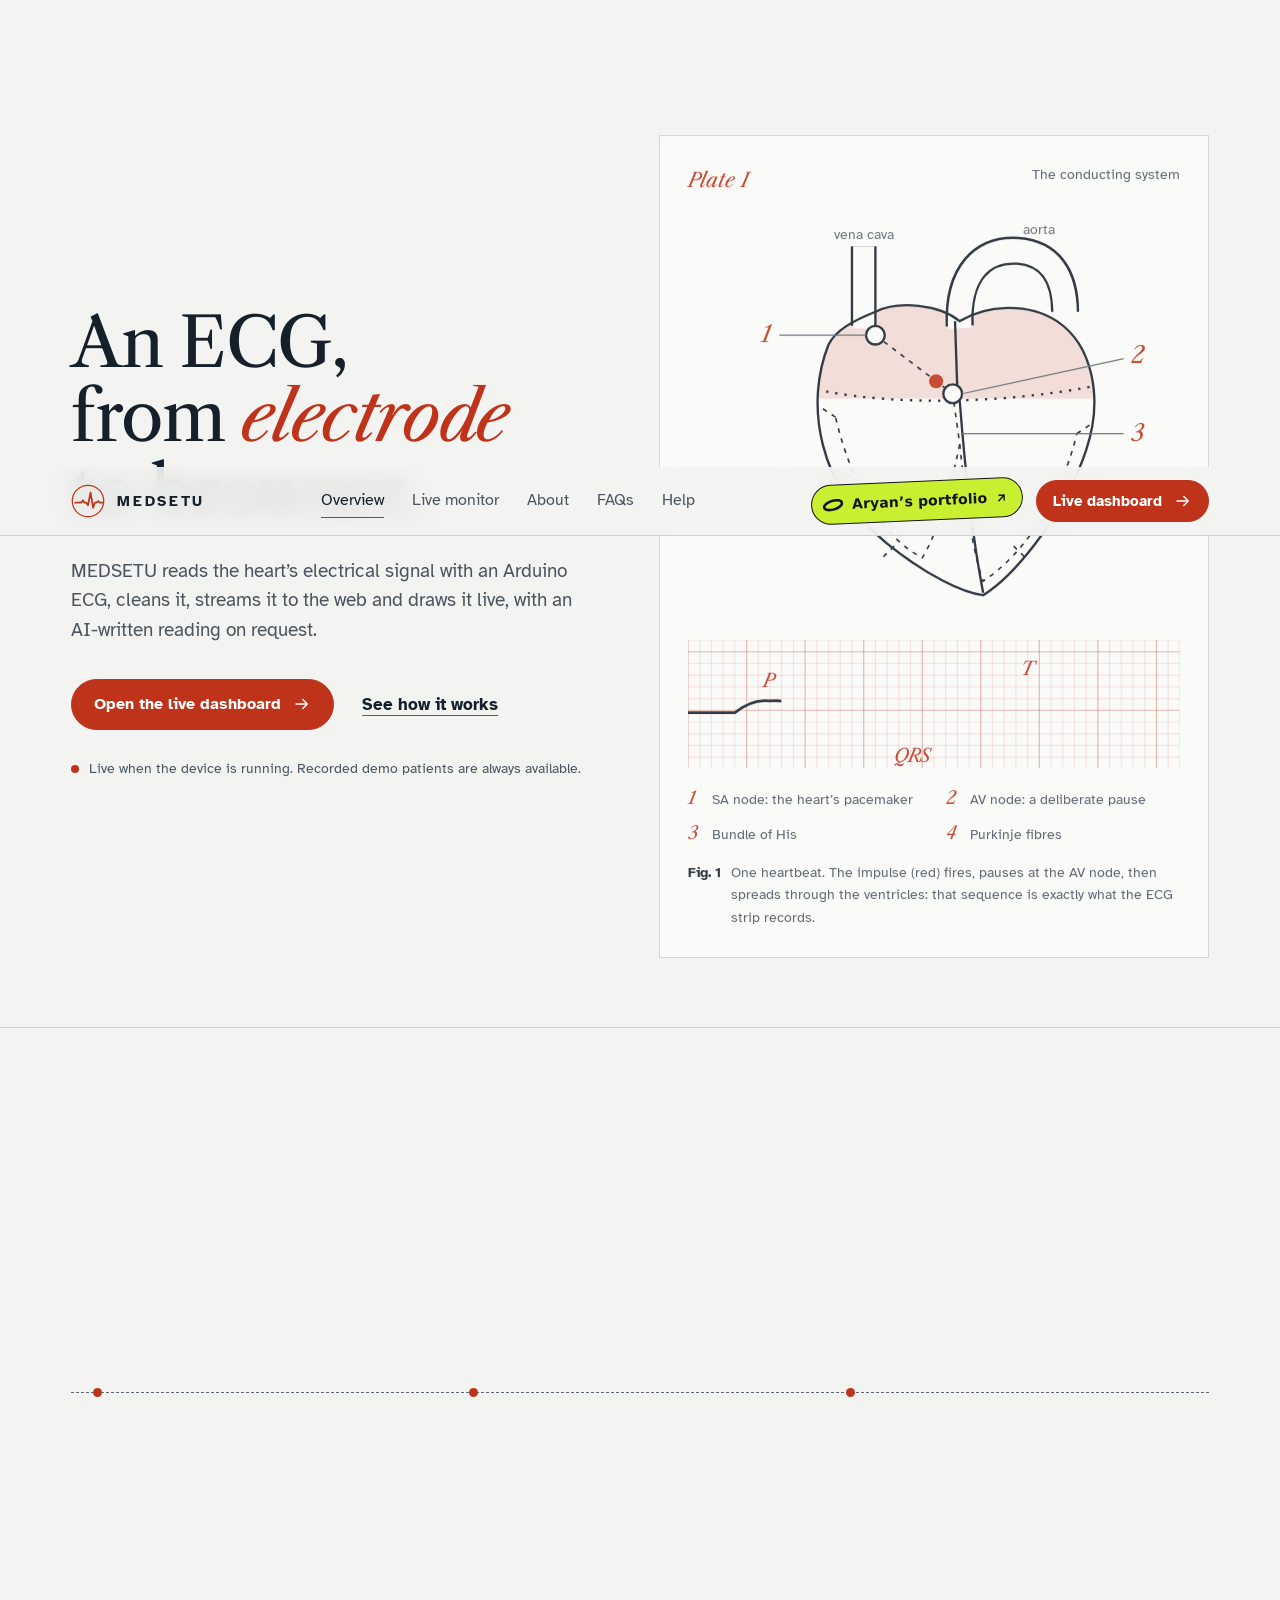
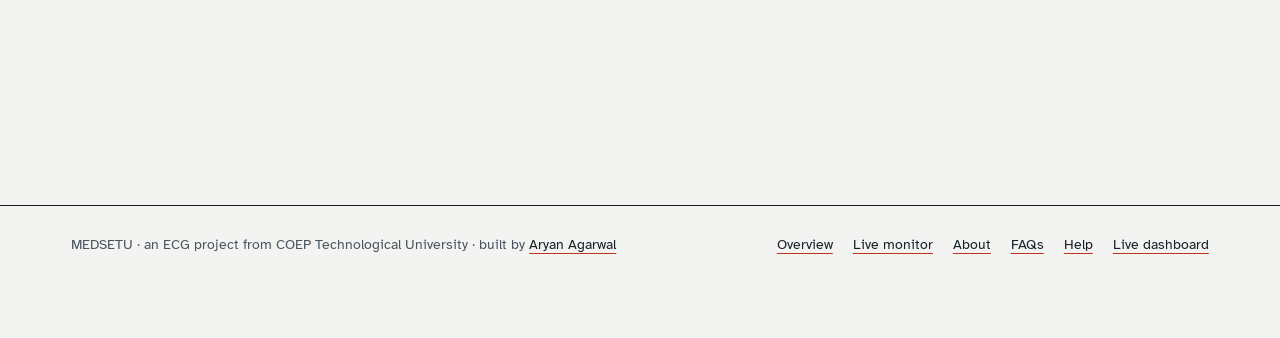
<file: access-documents.html>
<!DOCTYPE html>
<html lang="en"><head><meta charset="UTF-8"><meta name="viewport" content="width=device-width, initial-scale=1.0">
<title>Moved · MEDSETU</title><meta name="robots" content="noindex"><meta http-equiv="refresh" content="0; url=./index.html#next">
<link rel="stylesheet" href="./assets/atlas.css"></head>
<body><main class="wrap" style="padding-block:80px"><p class="cap">This page has moved.</p><p style="margin-top:12px"><a class="link" href="./index.html#next">Continue to MEDSETU</a></p></main></body></html>
</file>
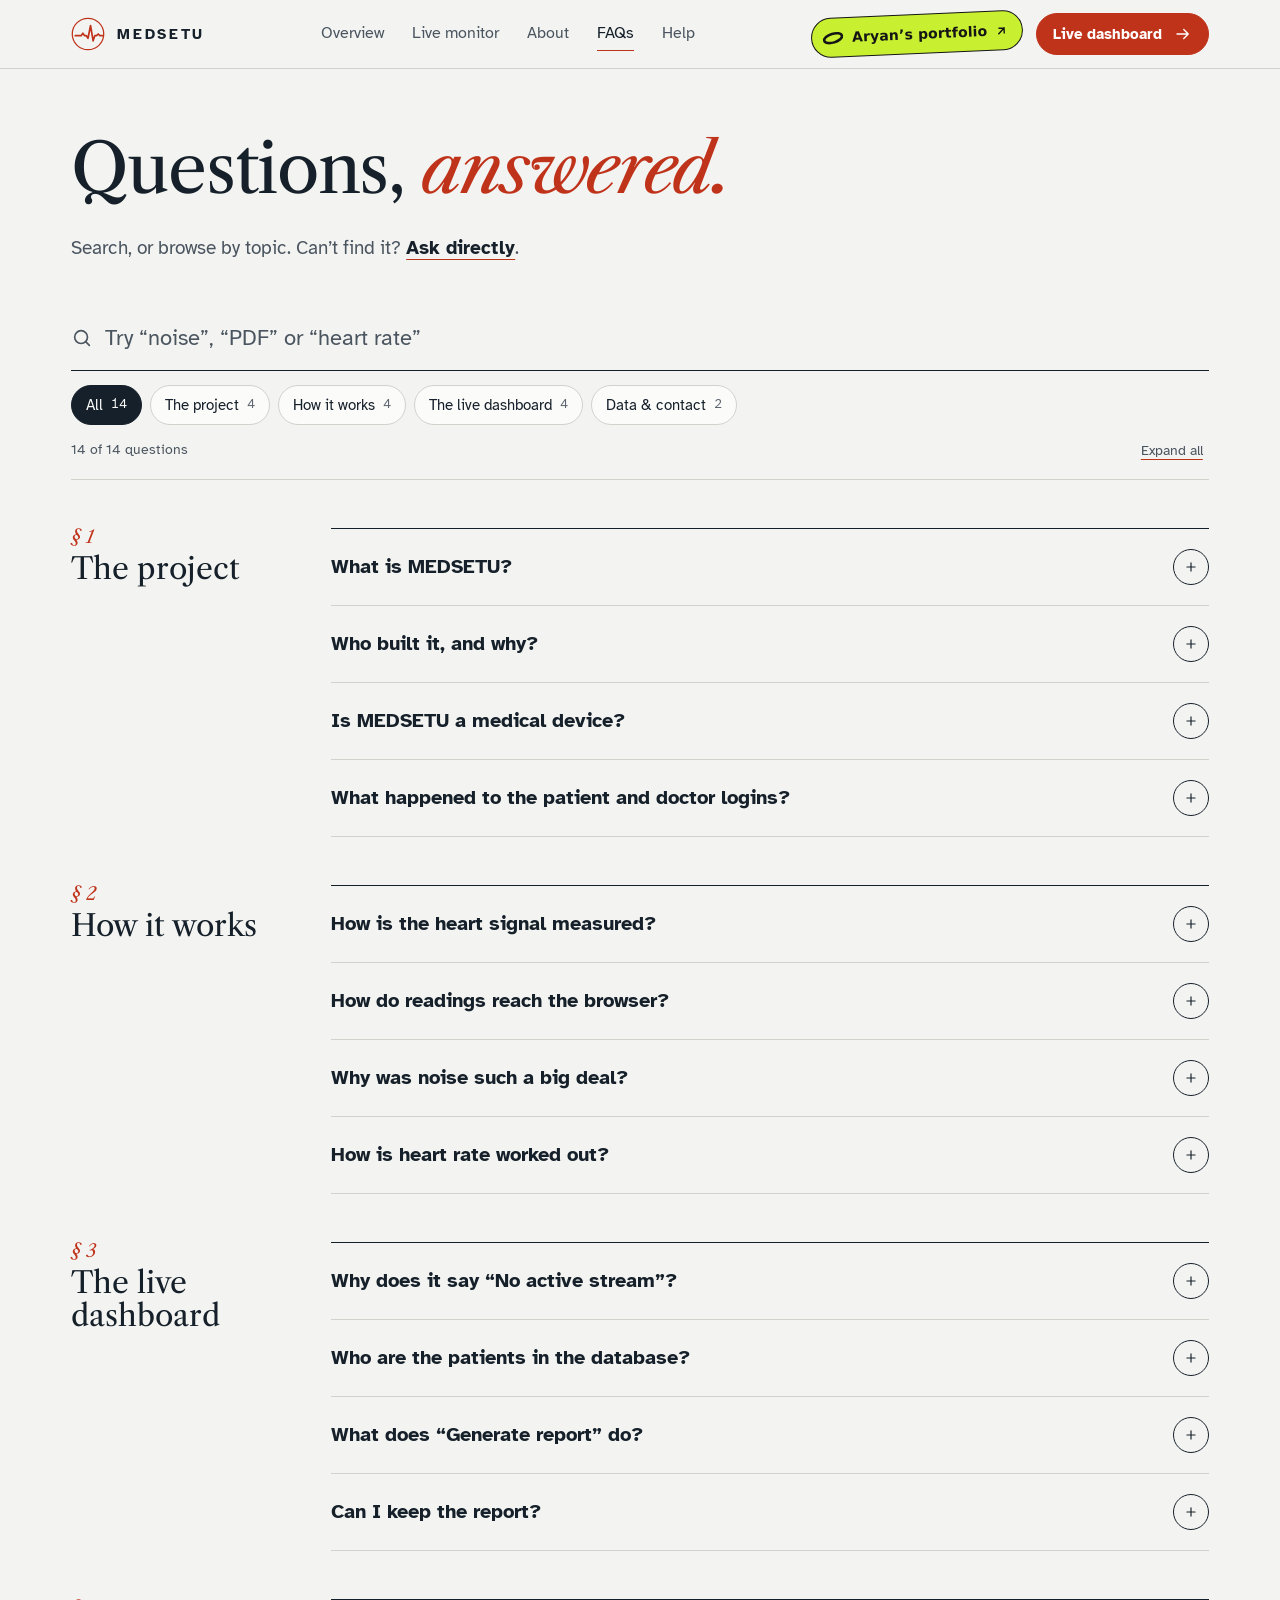
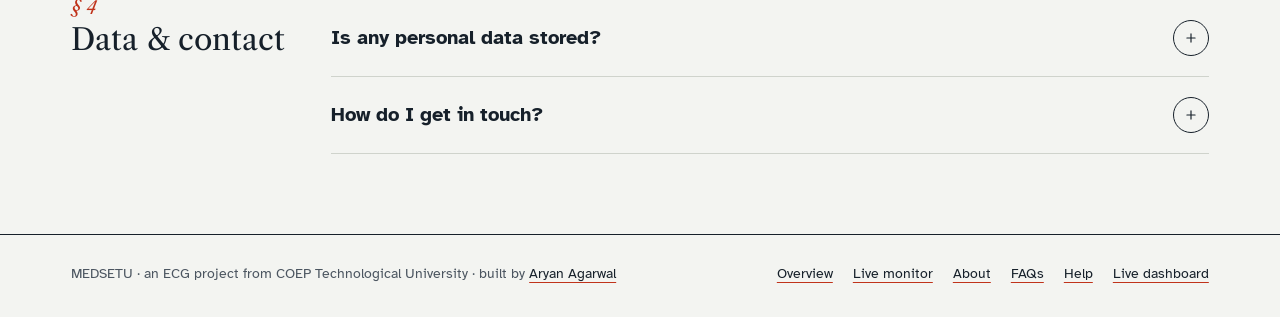
<file: faqs.html>
<!DOCTYPE html>
<html lang="en">
<head>
<meta charset="UTF-8">
<meta name="viewport" content="width=device-width, initial-scale=1.0">
<title>FAQs · MEDSETU</title>
<meta name="description" content="Answers about how MEDSETU works, the live dashboard and its limits.">
<meta name="theme-color" content="#f3f4f1">
<link rel="icon" href="data:image/svg+xml,%3Csvg xmlns='http://www.w3.org/2000/svg' viewBox='0 0 40 40'%3E%3Ccircle cx='20' cy='20' r='18.5' fill='%23f3f4f1' stroke='%23c0331b' stroke-width='2'/%3E%3Cpath d='M5 22h7l2-3 2 3h2l2 3 3-15 3 18 2-6h2l2-2 2 2h3' fill='none' stroke='%23c0331b' stroke-width='2.4' stroke-linejoin='round'/%3E%3C/svg%3E">
<link rel="preconnect" href="https://fonts.googleapis.com">
<link rel="preconnect" href="https://fonts.gstatic.com" crossorigin>
<link href="https://fonts.googleapis.com/css2?family=Atkinson+Hyperlegible:wght@400;700&family=Libre+Caslon+Text:ital,wght@0,400;1,400&display=swap" rel="stylesheet">
<link rel="stylesheet" href="./assets/atlas.css">
<style>.aa-pill{--aa-lime:#c8f031;--aa-ink:#151515;display:inline-flex;align-items:center;gap:8px;min-height:40px;padding:8px 14px 8px 10px;border:1.5px solid var(--aa-ink);border-radius:999px;background:var(--aa-lime);color:var(--aa-ink)!important;font:700 14px/1 system-ui,-apple-system,"Segoe UI",Roboto,sans-serif;letter-spacing:.01em;text-decoration:none!important;white-space:nowrap;transform:rotate(-2.5deg);transition:transform .45s cubic-bezier(.34,1.56,.64,1),background-color .25s,box-shadow .3s;flex:none}.aa-pill:hover,.aa-pill:focus-visible{transform:rotate(1.5deg) scale(1.05);background:#d8ff4a;box-shadow:0 10px 22px -12px rgba(21,21,21,.55)}.aa-pill:focus-visible{outline:2px solid var(--aa-ink);outline-offset:3px}.aa-pill svg{flex:none}.aa-pill .aa-ring{width:22px;height:13px;transition:transform .7s cubic-bezier(.16,1,.3,1)}.aa-pill:hover .aa-ring,.aa-pill:focus-visible .aa-ring{transform:rotate(180deg)}.aa-pill .aa-arrow{width:13px;height:13px;transition:transform .35s cubic-bezier(.16,1,.3,1)}.aa-pill:hover .aa-arrow{transform:translate(2px,-2px)}.aa-pill .aa-short{display:none}@media (max-width:640px){.aa-pill{min-height:36px;padding:7px 11px 7px 8px;font-size:13px;gap:6px}.aa-pill .aa-long{display:none}.aa-pill .aa-short{display:inline}}@media (prefers-reduced-motion:reduce){.aa-pill,.aa-pill .aa-ring,.aa-pill .aa-arrow{transition:none}}@media print{.aa-pill{display:none}}</style>
</head>
<body>
<a class="skip" href="#main">Skip to content</a>
<header class="site-header">
  <div class="wrap bar">
    <a href="./index.html" class="brand" aria-label="MEDSETU overview"><svg viewBox="0 0 40 40" fill="none" aria-hidden="true"><circle cx="20" cy="20" r="18.5" stroke="currentColor" stroke-width="1.5"/><path d="M5 22h7l2-3 2 3h2l2 3 3-15 3 18 2-6h2l2-2 2 2h3" stroke="currentColor" stroke-width="2" stroke-linejoin="round" stroke-linecap="round"/></svg>MEDSETU</a>
    <nav class="nav" id="site-nav" aria-label="Main"><a href="./index.html">Overview</a><a href="./health-monitoring.html">Live monitor</a><a href="./about.html">About</a><a href="./faqs.html" aria-current="page">FAQs</a><a href="./help.html">Help</a><a class="nav-dash" href="https://medsetuecg.vercel.app/dashboard.html" target="_blank" rel="noopener">Live dashboard</a></nav>
    <div class="header-actions">
      <a class="aa-pill" href="https://aryanagarwalsportfolio.vercel.app/" target="_blank" rel="noopener" aria-label="Aryan Agarwal's portfolio (opens in a new tab)"><svg class="aa-ring" viewBox="0 0 120 70" aria-hidden="true"><ellipse cx="60" cy="35" rx="50" ry="24" transform="rotate(-14 60 35)" fill="none" stroke="currentColor" stroke-width="14"/></svg><span class="aa-long">Aryan&rsquo;s portfolio</span><span class="aa-short">Portfolio</span><svg class="aa-arrow" viewBox="0 0 24 24" fill="none" aria-hidden="true"><path d="M7 17 17 7m0 0H8m9 0v9" stroke="currentColor" stroke-width="2.6" stroke-linecap="square"/></svg></a>
      <a href="https://medsetuecg.vercel.app/dashboard.html" target="_blank" rel="noopener" class="btn btn-red btn-sm">Live dashboard <svg class="ico" viewBox="0 0 24 24" fill="none" aria-hidden="true"><path d="M4 12h15m0 0-6-6m6 6-6 6" stroke="currentColor" stroke-width="1.8" stroke-linecap="round" stroke-linejoin="round"/></svg></a>
      <button class="menu-btn" type="button" aria-controls="site-nav" aria-expanded="false" aria-label="Open menu"><svg viewBox="0 0 24 24" fill="none" aria-hidden="true"><path d="M4 8h16M4 16h16" stroke="currentColor" stroke-width="1.8" stroke-linecap="round"/></svg></button>
    </div>
  </div>
</header>
<main id="main">

<section class="hero" style="padding-bottom:28px;border-bottom:0"><div class="wrap">
  <h1 class="serif h-xl">Questions, <em>answered.</em></h1>
  <p class="lede">Search, or browse by topic. Can&rsquo;t find it? <a class="link" href="./help.html">Ask directly</a>.</p>
</div></section>
<section class="wrap" style="padding-bottom:80px">
  <div class="faq-tools">
    <label class="search"><span class="sr">Search the FAQs</span><svg viewBox="0 0 24 24" fill="none" aria-hidden="true"><circle cx="11" cy="11" r="7" stroke="currentColor" stroke-width="1.8"/><path d="m20 20-4-4" stroke="currentColor" stroke-width="1.8" stroke-linecap="round"/></svg><input type="search" id="faq-search" placeholder="Try &ldquo;noise&rdquo;, &ldquo;PDF&rdquo; or &ldquo;heart rate&rdquo;" autocomplete="off"><button class="clear" type="button" aria-label="Clear search"><svg viewBox="0 0 24 24" fill="none" aria-hidden="true"><path d="M6 6l12 12M18 6 6 18" stroke="currentColor" stroke-width="1.8" stroke-linecap="round"/></svg></button></label>
    <div class="chips" role="group" aria-label="Filter by topic"><button class="chip" type="button" data-cat="all" aria-pressed="true">All <small>14</small></button><button class="chip" type="button" data-cat="project" aria-pressed="false">The project <small>4</small></button><button class="chip" type="button" data-cat="how" aria-pressed="false">How it works <small>4</small></button><button class="chip" type="button" data-cat="dashboard" aria-pressed="false">The live dashboard <small>4</small></button><button class="chip" type="button" data-cat="data" aria-pressed="false">Data &amp; contact <small>2</small></button></div>
    <div class="faq-meta"><span id="faq-count" aria-live="polite">14 of 14 questions</span><button type="button" id="faq-toggle">Expand all</button></div>
  </div>
  <div id="faq-list"><section class="faq-group" aria-labelledby="g-project"><h2 id="g-project"><span>&sect; 1</span>The project</h2><div><details class="faq" id="what-is" data-cat="project"><summary><span class="q">What is MEDSETU?</span><span class="plus"><svg viewBox="0 0 24 24" fill="none" aria-hidden="true"><path d="M12 5v14M5 12h14" stroke="currentColor" stroke-width="2" stroke-linecap="round"/></svg></span></summary><div class="answer"><div><p>An ECG monitoring project: an Arduino-based ECG reads the heart&rsquo;s signal, a Python script filters and streams it, and a web dashboard draws it live, with an AI-written reading on request.</p></div></div></details><details class="faq" id="who" data-cat="project"><summary><span class="q">Who built it, and why?</span><span class="plus"><svg viewBox="0 0 24 24" fill="none" aria-hidden="true"><path d="M12 5v14M5 12h14" stroke="currentColor" stroke-width="2" stroke-linecap="round"/></svg></span></summary><div class="answer"><div><p><a href="https://aryanagarwalsportfolio.vercel.app/" target="_blank" rel="noopener">Aryan Agarwal</a>, as an Instrumentation &amp; Control project at COEP Technological University, to make real-time heart data easy to see and share.</p></div></div></details><details class="faq" id="device" data-cat="project"><summary><span class="q">Is MEDSETU a medical device?</span><span class="plus"><svg viewBox="0 0 24 24" fill="none" aria-hidden="true"><path d="M12 5v14M5 12h14" stroke="currentColor" stroke-width="2" stroke-linecap="round"/></svg></span></summary><div class="answer"><div><p>No. It is a working student prototype and isn&rsquo;t certified for diagnosis. Use it to understand an ECG, not to replace a doctor.</p></div></div></details><details class="faq" id="logins" data-cat="project"><summary><span class="q">What happened to the patient and doctor logins?</span><span class="plus"><svg viewBox="0 0 24 24" fill="none" aria-hidden="true"><path d="M12 5v14M5 12h14" stroke="currentColor" stroke-width="2" stroke-linecap="round"/></svg></span></summary><div class="answer"><div><p>They were part of an early concept and have been retired so the project shows what was actually built. A records vault for documents is listed under <a href="./index.html#next">what&rsquo;s next</a>.</p></div></div></details></div></section><section class="faq-group" aria-labelledby="g-how"><h2 id="g-how"><span>&sect; 2</span>How it works</h2><div><details class="faq" id="measure" data-cat="how"><summary><span class="q">How is the heart signal measured?</span><span class="plus"><svg viewBox="0 0 24 24" fill="none" aria-hidden="true"><path d="M12 5v14M5 12h14" stroke="currentColor" stroke-width="2" stroke-linecap="round"/></svg></span></summary><div class="answer"><div><p>Electrodes on the right and left arm pick up the voltage between them, known as Lead I. The Arduino board amplifies that signal and samples it with its analog-to-digital converter.</p></div></div></details><details class="faq" id="stream" data-cat="how"><summary><span class="q">How do readings reach the browser?</span><span class="plus"><svg viewBox="0 0 24 24" fill="none" aria-hidden="true"><path d="M12 5v14M5 12h14" stroke="currentColor" stroke-width="2" stroke-linecap="round"/></svg></span></summary><div class="answer"><div><p>A Python script cleans each reading and sends it to a Google Sheet. The dashboard fetches the newest rows every two seconds and redraws the trace.</p></div></div></details><details class="faq" id="noise" data-cat="how"><summary><span class="q">Why was noise such a big deal?</span><span class="plus"><svg viewBox="0 0 24 24" fill="none" aria-hidden="true"><path d="M12 5v14M5 12h14" stroke="currentColor" stroke-width="2" stroke-linecap="round"/></svg></span></summary><div class="answer"><div><p>At the skin, a heartbeat is around a thousandth of a volt, so mains hum and other interference can swamp it. The prototype uses careful grounding and EMF/EMI mitigation to keep the ADC readings clean.</p></div></div></details><details class="faq" id="bpm" data-cat="how"><summary><span class="q">How is heart rate worked out?</span><span class="plus"><svg viewBox="0 0 24 24" fill="none" aria-hidden="true"><path d="M12 5v14M5 12h14" stroke="currentColor" stroke-width="2" stroke-linecap="round"/></svg></span></summary><div class="answer"><div><p>The dashboard finds the tall R peaks in the recent window of samples and converts their count into beats per minute. When the stream sends its own analysis, the dashboard shows that instead.</p></div></div></details></div></section><section class="faq-group" aria-labelledby="g-dashboard"><h2 id="g-dashboard"><span>&sect; 3</span>The live dashboard</h2><div><details class="faq" id="no-stream" data-cat="dashboard"><summary><span class="q">Why does it say &ldquo;No active stream&rdquo;?</span><span class="plus"><svg viewBox="0 0 24 24" fill="none" aria-hidden="true"><path d="M12 5v14M5 12h14" stroke="currentColor" stroke-width="2" stroke-linecap="round"/></svg></span></summary><div class="answer"><div><p>The ECG device isn&rsquo;t sending data at the moment. That&rsquo;s normal: it only streams while it&rsquo;s switched on and wired up. The patient database still works.</p></div></div></details><details class="faq" id="patients" data-cat="dashboard"><summary><span class="q">Who are the patients in the database?</span><span class="plus"><svg viewBox="0 0 24 24" fill="none" aria-hidden="true"><path d="M12 5v14M5 12h14" stroke="currentColor" stroke-width="2" stroke-linecap="round"/></svg></span></summary><div class="answer"><div><p>Nobody real. The 50 records are synthetic demo data generated in the browser, each with its own ECG recording, so you can explore the dashboard any time.</p></div></div></details><details class="faq" id="report" data-cat="dashboard"><summary><span class="q">What does &ldquo;Generate report&rdquo; do?</span><span class="plus"><svg viewBox="0 0 24 24" fill="none" aria-hidden="true"><path d="M12 5v14M5 12h14" stroke="currentColor" stroke-width="2" stroke-linecap="round"/></svg></span></summary><div class="answer"><div><p>It sends the recent signal (or a patient&rsquo;s recording) to Google&rsquo;s Gemini AI and shows a written summary: the pattern, the heart rate, anything unusual, and suggestions.</p><p>It&rsquo;s AI-generated and informational only. Always talk to a licensed doctor.</p></div></div></details><details class="faq" id="pdf" data-cat="dashboard"><summary><span class="q">Can I keep the report?</span><span class="plus"><svg viewBox="0 0 24 24" fill="none" aria-hidden="true"><path d="M12 5v14M5 12h14" stroke="currentColor" stroke-width="2" stroke-linecap="round"/></svg></span></summary><div class="answer"><div><p>Yes. <strong>Download PDF</strong> saves the report, with its time and report ID, as a one-page A4 file.</p></div></div></details></div></section><section class="faq-group" aria-labelledby="g-data"><h2 id="g-data"><span>&sect; 4</span>Data &amp; contact</h2><div><details class="faq" id="privacy" data-cat="data"><summary><span class="q">Is any personal data stored?</span><span class="plus"><svg viewBox="0 0 24 24" fill="none" aria-hidden="true"><path d="M12 5v14M5 12h14" stroke="currentColor" stroke-width="2" stroke-linecap="round"/></svg></span></summary><div class="answer"><div><p>There are no accounts. The live stream stores ECG readings with timestamps, and the demo patients are generated on the fly. Please don&rsquo;t send real medical records.</p></div></div></details><details class="faq" id="contact" data-cat="data"><summary><span class="q">How do I get in touch?</span><span class="plus"><svg viewBox="0 0 24 24" fill="none" aria-hidden="true"><path d="M12 5v14M5 12h14" stroke="currentColor" stroke-width="2" stroke-linecap="round"/></svg></span></summary><div class="answer"><div><p>Email <a href="mailto:aryan180404@gmail.com">aryan180404@gmail.com</a>, or see the <a href="./help.html">help page</a>.</p></div></div></details></div></section></div>
  <div class="faq-empty" id="faq-empty"><h2 class="serif h-md">No answer mentions &ldquo;<span class="term"></span>&rdquo; yet.</h2><p class="lede" style="margin-top:10px">Try another word, or ask directly.</p><div class="actions"><a href="./help.html" class="btn btn-red">Get help <svg class="ico" viewBox="0 0 24 24" fill="none" aria-hidden="true"><path d="M4 12h15m0 0-6-6m6 6-6 6" stroke="currentColor" stroke-width="1.8" stroke-linecap="round" stroke-linejoin="round"/></svg></a></div></div>
</section>

</main>
<footer class="site-footer">
  <div class="wrap">
    <span>MEDSETU &middot; an ECG project from COEP Technological University &middot; built by <a href="https://aryanagarwalsportfolio.vercel.app/" target="_blank" rel="noopener">Aryan Agarwal</a></span>
    <nav aria-label="Footer"><a href="./index.html">Overview</a><a href="./health-monitoring.html">Live monitor</a><a href="./about.html">About</a><a href="./faqs.html">FAQs</a><a href="./help.html">Help</a><a href="https://medsetuecg.vercel.app/dashboard.html" target="_blank" rel="noopener">Live dashboard</a></nav>
  </div>
</footer>
<script src="./assets/site.js"></script>
</body>
</html>
</file>
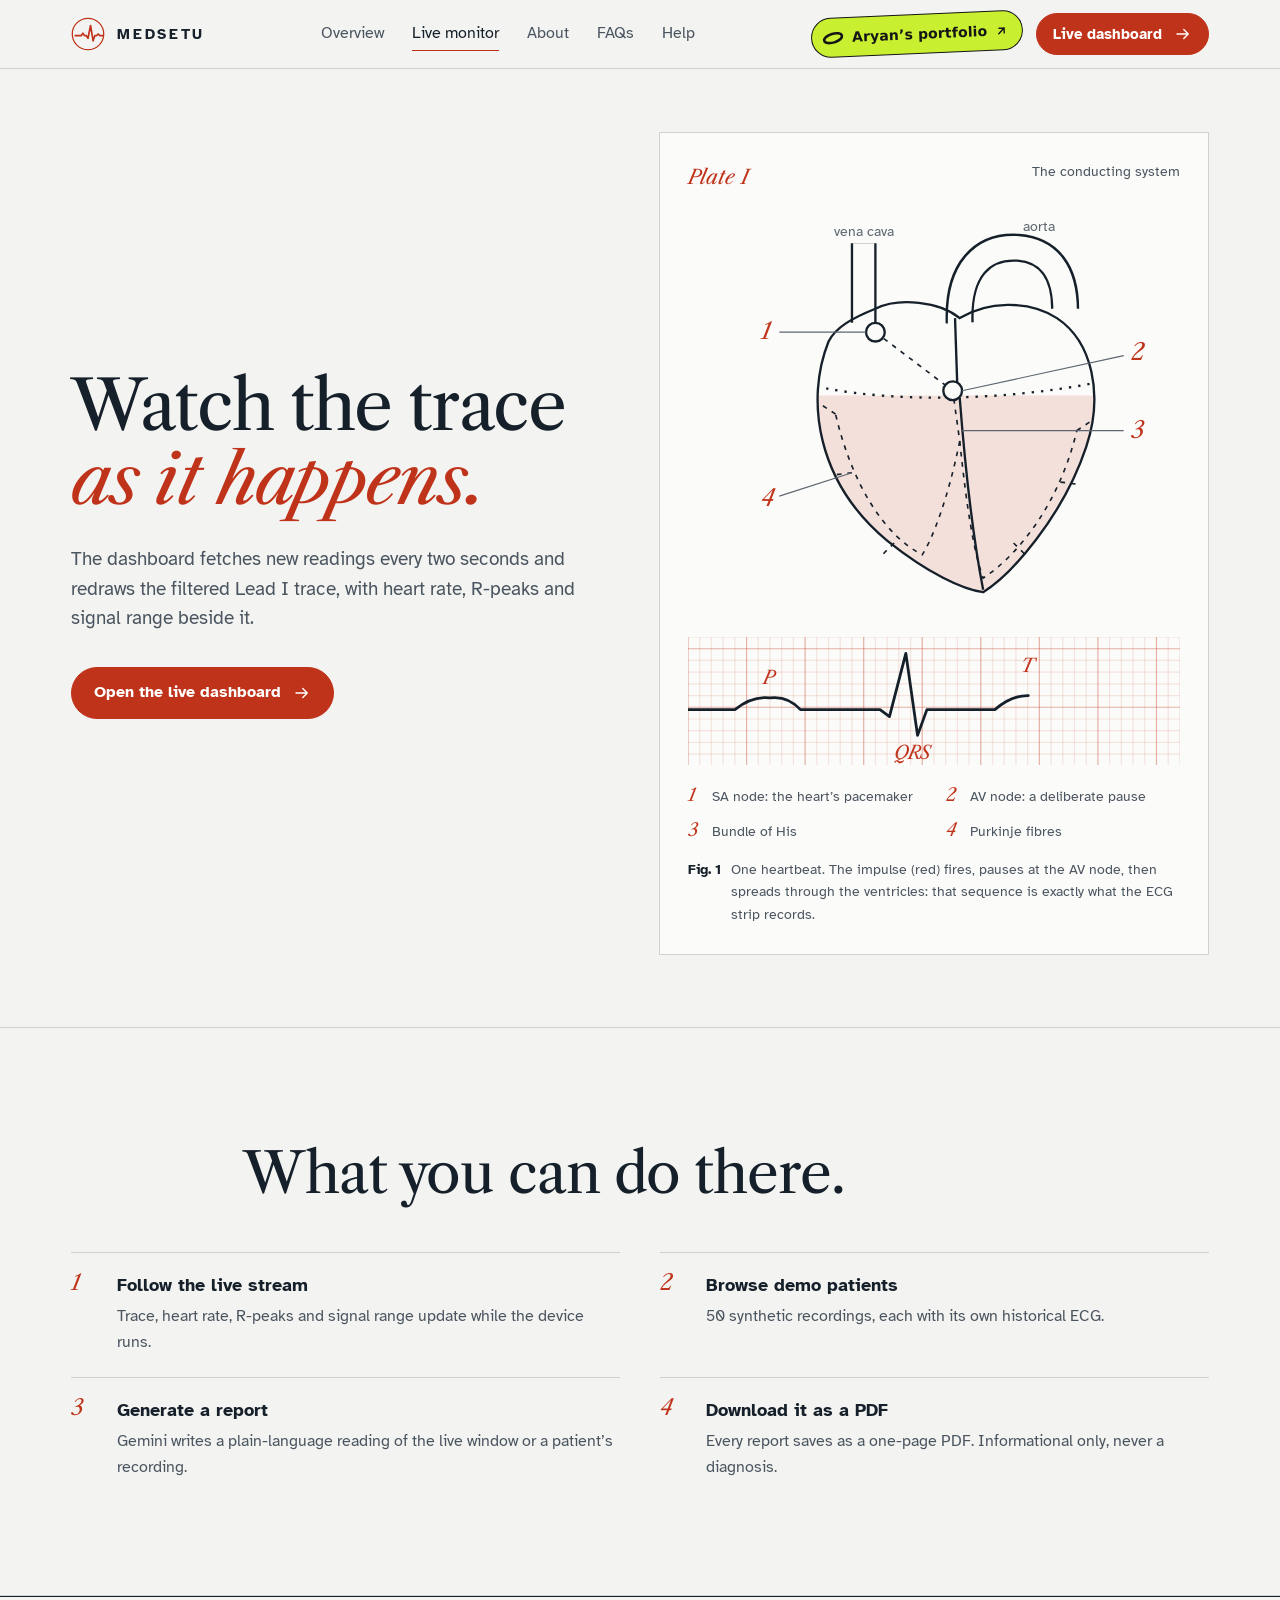
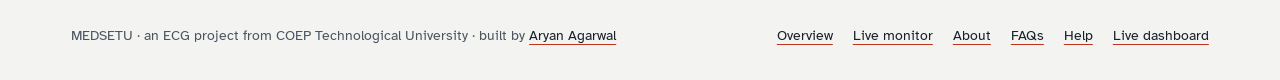
<file: health-monitoring.html>
<!DOCTYPE html>
<html lang="en">
<head>
<meta charset="UTF-8">
<meta name="viewport" content="width=device-width, initial-scale=1.0">
<title>Live monitor · MEDSETU</title>
<meta name="description" content="What the MEDSETU live dashboard shows.">
<meta name="theme-color" content="#f3f4f1">
<link rel="icon" href="data:image/svg+xml,%3Csvg xmlns='http://www.w3.org/2000/svg' viewBox='0 0 40 40'%3E%3Ccircle cx='20' cy='20' r='18.5' fill='%23f3f4f1' stroke='%23c0331b' stroke-width='2'/%3E%3Cpath d='M5 22h7l2-3 2 3h2l2 3 3-15 3 18 2-6h2l2-2 2 2h3' fill='none' stroke='%23c0331b' stroke-width='2.4' stroke-linejoin='round'/%3E%3C/svg%3E">
<link rel="preconnect" href="https://fonts.googleapis.com">
<link rel="preconnect" href="https://fonts.gstatic.com" crossorigin>
<link href="https://fonts.googleapis.com/css2?family=Atkinson+Hyperlegible:wght@400;700&family=Libre+Caslon+Text:ital,wght@0,400;1,400&display=swap" rel="stylesheet">
<link rel="stylesheet" href="./assets/atlas.css">
<style>.aa-pill{--aa-lime:#c8f031;--aa-ink:#151515;display:inline-flex;align-items:center;gap:8px;min-height:40px;padding:8px 14px 8px 10px;border:1.5px solid var(--aa-ink);border-radius:999px;background:var(--aa-lime);color:var(--aa-ink)!important;font:700 14px/1 system-ui,-apple-system,"Segoe UI",Roboto,sans-serif;letter-spacing:.01em;text-decoration:none!important;white-space:nowrap;transform:rotate(-2.5deg);transition:transform .45s cubic-bezier(.34,1.56,.64,1),background-color .25s,box-shadow .3s;flex:none}.aa-pill:hover,.aa-pill:focus-visible{transform:rotate(1.5deg) scale(1.05);background:#d8ff4a;box-shadow:0 10px 22px -12px rgba(21,21,21,.55)}.aa-pill:focus-visible{outline:2px solid var(--aa-ink);outline-offset:3px}.aa-pill svg{flex:none}.aa-pill .aa-ring{width:22px;height:13px;transition:transform .7s cubic-bezier(.16,1,.3,1)}.aa-pill:hover .aa-ring,.aa-pill:focus-visible .aa-ring{transform:rotate(180deg)}.aa-pill .aa-arrow{width:13px;height:13px;transition:transform .35s cubic-bezier(.16,1,.3,1)}.aa-pill:hover .aa-arrow{transform:translate(2px,-2px)}.aa-pill .aa-short{display:none}@media (max-width:640px){.aa-pill{min-height:36px;padding:7px 11px 7px 8px;font-size:13px;gap:6px}.aa-pill .aa-long{display:none}.aa-pill .aa-short{display:inline}}@media (prefers-reduced-motion:reduce){.aa-pill,.aa-pill .aa-ring,.aa-pill .aa-arrow{transition:none}}@media print{.aa-pill{display:none}}</style>
</head>
<body>
<a class="skip" href="#main">Skip to content</a>
<header class="site-header">
  <div class="wrap bar">
    <a href="./index.html" class="brand" aria-label="MEDSETU overview"><svg viewBox="0 0 40 40" fill="none" aria-hidden="true"><circle cx="20" cy="20" r="18.5" stroke="currentColor" stroke-width="1.5"/><path d="M5 22h7l2-3 2 3h2l2 3 3-15 3 18 2-6h2l2-2 2 2h3" stroke="currentColor" stroke-width="2" stroke-linejoin="round" stroke-linecap="round"/></svg>MEDSETU</a>
    <nav class="nav" id="site-nav" aria-label="Main"><a href="./index.html">Overview</a><a href="./health-monitoring.html" aria-current="page">Live monitor</a><a href="./about.html">About</a><a href="./faqs.html">FAQs</a><a href="./help.html">Help</a><a class="nav-dash" href="https://medsetuecg.vercel.app/dashboard.html" target="_blank" rel="noopener">Live dashboard</a></nav>
    <div class="header-actions">
      <a class="aa-pill" href="https://aryanagarwalsportfolio.vercel.app/" target="_blank" rel="noopener" aria-label="Aryan Agarwal's portfolio (opens in a new tab)"><svg class="aa-ring" viewBox="0 0 120 70" aria-hidden="true"><ellipse cx="60" cy="35" rx="50" ry="24" transform="rotate(-14 60 35)" fill="none" stroke="currentColor" stroke-width="14"/></svg><span class="aa-long">Aryan&rsquo;s portfolio</span><span class="aa-short">Portfolio</span><svg class="aa-arrow" viewBox="0 0 24 24" fill="none" aria-hidden="true"><path d="M7 17 17 7m0 0H8m9 0v9" stroke="currentColor" stroke-width="2.6" stroke-linecap="square"/></svg></a>
      <a href="https://medsetuecg.vercel.app/dashboard.html" target="_blank" rel="noopener" class="btn btn-red btn-sm">Live dashboard <svg class="ico" viewBox="0 0 24 24" fill="none" aria-hidden="true"><path d="M4 12h15m0 0-6-6m6 6-6 6" stroke="currentColor" stroke-width="1.8" stroke-linecap="round" stroke-linejoin="round"/></svg></a>
      <button class="menu-btn" type="button" aria-controls="site-nav" aria-expanded="false" aria-label="Open menu"><svg viewBox="0 0 24 24" fill="none" aria-hidden="true"><path d="M4 8h16M4 16h16" stroke="currentColor" stroke-width="1.8" stroke-linecap="round"/></svg></button>
    </div>
  </div>
</header>
<main id="main">

<section class="hero"><div class="wrap hero-grid">
  <div>
    <h1 class="serif h-xl">Watch the trace <em>as it happens.</em></h1>
    <p class="lede">The dashboard fetches new readings every two seconds and redraws the filtered Lead I trace, with heart rate, R-peaks and signal range beside it.</p>
    <div class="actions"><a href="https://medsetuecg.vercel.app/dashboard.html" target="_blank" rel="noopener" class="btn btn-red">Open the live dashboard <svg class="ico" viewBox="0 0 24 24" fill="none" aria-hidden="true"><path d="M4 12h15m0 0-6-6m6 6-6 6" stroke="currentColor" stroke-width="1.8" stroke-linecap="round" stroke-linejoin="round"/></svg></a></div>
  </div>
  <figure class="figure reveal">
  <div class="fig-head"><span class="plate-no">Plate I</span><span>The conducting system</span></div>
  <svg class="heart" data-anim viewBox="0 0 420 360" role="img" aria-labelledby="heart-t heart-d">
    <title id="heart-t">How an electrical impulse travels through the heart</title>
    <desc id="heart-d">A schematic heart. A pulse starts at the SA node, pauses at the AV node, then runs down the bundle of His into the Purkinje fibres while the atria and then the ventricles light up.</desc>
    <defs>
      <path id="hs" d="M120 120 C100 170 110 240 170 290 C205 318 235 332 252 334 C275 320 320 270 340 210 C355 165 345 120 315 100 C290 84 255 86 232 100 C215 86 180 82 160 92 C140 100 126 108 120 120 Z"/>
      <clipPath id="atria"><rect x="0" y="0" width="420" height="166"/></clipPath>
      <clipPath id="vents"><rect x="0" y="166" width="420" height="200"/></clipPath>
      <path id="p-main" d="M160 112 L226 162 L232 205"/>
      <path id="p-left" d="M232 205 C238 262 244 300 252 322 C285 300 318 255 332 196"/>
      <path id="p-right" d="M232 205 C222 255 208 290 200 302 C168 286 140 242 126 182"/>
    </defs>
    <use href="#hs" class="chamber" clip-path="url(#atria)"><animate attributeName="opacity" dur="1.6s" repeatCount="indefinite" values="0;0.2;0;0" keyTimes="0;0.1;0.24;1"/></use>
    <use href="#hs" class="chamber" clip-path="url(#vents)"><animate attributeName="opacity" dur="1.6s" repeatCount="indefinite" values="0;0;0.22;0.06;0" keyTimes="0;0.38;0.52;0.76;1"/></use>
    <path d="M150 104 V36" stroke="#16202a" stroke-width="22" fill="none"/><path d="M150 106 V36" stroke="#fbfbf9" stroke-width="18" fill="none"/>
    <path d="M232 104 C230 58 252 38 282 40 C308 42 322 60 322 92" stroke="#16202a" stroke-width="24" fill="none"/>
    <path d="M232 106 C230 58 252 38 282 40 C308 42 322 60 322 94" stroke="#fbfbf9" stroke-width="20" fill="none"/>
    <use href="#hs" class="wall"/>
    <path class="wall" d="M118 160 C180 172 270 170 344 156" stroke-dasharray="2 6"/>
    <path class="wall" d="M228 100 L230 160" stroke-width="1.2"/>
    <path class="wall" d="M232 168 C236 220 242 280 252 332" stroke-width="1.4"/>
    <text x="150" y="30" text-anchor="middle" font-family="Atkinson Hyperlegible, sans-serif" font-size="12" fill="#5d6670">vena cava</text>
    <text x="300" y="26" text-anchor="middle" font-family="Atkinson Hyperlegible, sans-serif" font-size="12" fill="#5d6670">aorta</text>
    <use href="#p-main" class="path"/><use href="#p-left" class="path"/><use href="#p-right" class="path"/>
    <path class="path" d="M332 196 l12 -8 M318 240 l16 2 M126 182 l-12 -8 M140 232 l-16 2 M278 292 l10 10 M176 292 l-10 10"/>
    <circle class="node" cx="160" cy="112" r="8"/>
    <circle class="node" cx="226" cy="162" r="8"/>
    <circle class="pulse" r="6"><animateMotion dur="1.6s" repeatCount="indefinite" calcMode="linear" keyPoints="0;0.66;0.66;1;1" keyTimes="0;0.16;0.3;0.38;1"><mpath href="#p-main"/></animateMotion><animate attributeName="opacity" dur="1.6s" repeatCount="indefinite" values="1;1;0;0" keyTimes="0;0.38;0.39;1"/></circle>
    <circle class="pulse" r="5"><animateMotion dur="1.6s" repeatCount="indefinite" calcMode="linear" keyPoints="0;0;1;1" keyTimes="0;0.38;0.54;1"><mpath href="#p-left"/></animateMotion><animate attributeName="opacity" dur="1.6s" repeatCount="indefinite" values="0;0;1;0;0" keyTimes="0;0.37;0.38;0.56;1"/></circle>
    <circle class="pulse" r="5"><animateMotion dur="1.6s" repeatCount="indefinite" calcMode="linear" keyPoints="0;0;1;1" keyTimes="0;0.38;0.54;1"><mpath href="#p-right"/></animateMotion><animate attributeName="opacity" dur="1.6s" repeatCount="indefinite" values="0;0;1;0;0" keyTimes="0;0.37;0.38;0.56;1"/></circle>
    <line class="lead" x1="152" y1="112" x2="78" y2="112"/><text class="callout" x="62" y="118">1</text>
    <line class="lead" x1="234" y1="162" x2="372" y2="132"/><text class="callout" x="378" y="136">2</text>
    <line class="lead" x1="234" y1="196" x2="372" y2="196"/><text class="callout" x="378" y="202">3</text>
    <line class="lead" x1="140" y1="232" x2="78" y2="252"/><text class="callout" x="62" y="260">4</text>
  </svg>
  <svg class="strip" data-anim viewBox="0 0 420 110" role="img" aria-label="ECG strip drawing one heartbeat: P wave, QRS complex, T wave" style="margin-top:14px">
    <line class="grid-minor" x1="0" y1="0" x2="0" y2="110"/><line class="grid-minor" x1="10" y1="0" x2="10" y2="110"/><line class="grid-minor" x1="20" y1="0" x2="20" y2="110"/><line class="grid-minor" x1="30" y1="0" x2="30" y2="110"/><line class="grid-minor" x1="40" y1="0" x2="40" y2="110"/><line class="grid-minor" x1="50" y1="0" x2="50" y2="110"/><line class="grid-minor" x1="60" y1="0" x2="60" y2="110"/><line class="grid-minor" x1="70" y1="0" x2="70" y2="110"/><line class="grid-minor" x1="80" y1="0" x2="80" y2="110"/><line class="grid-minor" x1="90" y1="0" x2="90" y2="110"/><line class="grid-minor" x1="100" y1="0" x2="100" y2="110"/><line class="grid-minor" x1="110" y1="0" x2="110" y2="110"/><line class="grid-minor" x1="120" y1="0" x2="120" y2="110"/><line class="grid-minor" x1="130" y1="0" x2="130" y2="110"/><line class="grid-minor" x1="140" y1="0" x2="140" y2="110"/><line class="grid-minor" x1="150" y1="0" x2="150" y2="110"/><line class="grid-minor" x1="160" y1="0" x2="160" y2="110"/><line class="grid-minor" x1="170" y1="0" x2="170" y2="110"/><line class="grid-minor" x1="180" y1="0" x2="180" y2="110"/><line class="grid-minor" x1="190" y1="0" x2="190" y2="110"/><line class="grid-minor" x1="200" y1="0" x2="200" y2="110"/><line class="grid-minor" x1="210" y1="0" x2="210" y2="110"/><line class="grid-minor" x1="220" y1="0" x2="220" y2="110"/><line class="grid-minor" x1="230" y1="0" x2="230" y2="110"/><line class="grid-minor" x1="240" y1="0" x2="240" y2="110"/><line class="grid-minor" x1="250" y1="0" x2="250" y2="110"/><line class="grid-minor" x1="260" y1="0" x2="260" y2="110"/><line class="grid-minor" x1="270" y1="0" x2="270" y2="110"/><line class="grid-minor" x1="280" y1="0" x2="280" y2="110"/><line class="grid-minor" x1="290" y1="0" x2="290" y2="110"/><line class="grid-minor" x1="300" y1="0" x2="300" y2="110"/><line class="grid-minor" x1="310" y1="0" x2="310" y2="110"/><line class="grid-minor" x1="320" y1="0" x2="320" y2="110"/><line class="grid-minor" x1="330" y1="0" x2="330" y2="110"/><line class="grid-minor" x1="340" y1="0" x2="340" y2="110"/><line class="grid-minor" x1="350" y1="0" x2="350" y2="110"/><line class="grid-minor" x1="360" y1="0" x2="360" y2="110"/><line class="grid-minor" x1="370" y1="0" x2="370" y2="110"/><line class="grid-minor" x1="380" y1="0" x2="380" y2="110"/><line class="grid-minor" x1="390" y1="0" x2="390" y2="110"/><line class="grid-minor" x1="400" y1="0" x2="400" y2="110"/><line class="grid-minor" x1="410" y1="0" x2="410" y2="110"/><line class="grid-minor" x1="420" y1="0" x2="420" y2="110"/><line class="grid-minor" x1="0" y1="0" x2="420" y2="0"/><line class="grid-minor" x1="0" y1="10" x2="420" y2="10"/><line class="grid-minor" x1="0" y1="20" x2="420" y2="20"/><line class="grid-minor" x1="0" y1="30" x2="420" y2="30"/><line class="grid-minor" x1="0" y1="40" x2="420" y2="40"/><line class="grid-minor" x1="0" y1="50" x2="420" y2="50"/><line class="grid-minor" x1="0" y1="60" x2="420" y2="60"/><line class="grid-minor" x1="0" y1="70" x2="420" y2="70"/><line class="grid-minor" x1="0" y1="80" x2="420" y2="80"/><line class="grid-minor" x1="0" y1="90" x2="420" y2="90"/><line class="grid-minor" x1="0" y1="100" x2="420" y2="100"/><line class="grid-minor" x1="0" y1="110" x2="420" y2="110"/><line class="grid-major" x1="0" y1="0" x2="0" y2="110"/><line class="grid-major" x1="50" y1="0" x2="50" y2="110"/><line class="grid-major" x1="100" y1="0" x2="100" y2="110"/><line class="grid-major" x1="150" y1="0" x2="150" y2="110"/><line class="grid-major" x1="200" y1="0" x2="200" y2="110"/><line class="grid-major" x1="250" y1="0" x2="250" y2="110"/><line class="grid-major" x1="300" y1="0" x2="300" y2="110"/><line class="grid-major" x1="350" y1="0" x2="350" y2="110"/><line class="grid-major" x1="400" y1="0" x2="400" y2="110"/><line class="grid-major" x1="0" y1="10" x2="420" y2="10"/><line class="grid-major" x1="0" y1="60" x2="420" y2="60"/><line class="grid-major" x1="0" y1="110" x2="420" y2="110"/>
    <path class="trace" d="M0 62 L40 62 Q55 50 70 52 Q85 50 96 62 L164 62 L172 68 L186 14 L196 84 L204 62 L262 62 Q290 38 318 62 L420 62" pathLength="1" stroke-dasharray="1" stroke-dashoffset="1">
      <animate attributeName="stroke-dashoffset" dur="1.6s" repeatCount="indefinite" values="1;0;0" keyTimes="0;0.85;1"/>
      <animate attributeName="opacity" dur="1.6s" repeatCount="indefinite" values="1;1;0" keyTimes="0;0.9;1"/>
    </path>
    <text class="wave-label" x="64" y="40">P</text><text class="wave-label" x="176" y="104">QRS</text><text class="wave-label" x="284" y="30">T</text>
  </svg>
  <ol class="legend"><li>SA node: the heart&rsquo;s pacemaker</li><li>AV node: a deliberate pause</li><li>Bundle of His</li><li>Purkinje fibres</li></ol>
  <figcaption class="figcap"><b>Fig. 1</b><span>One heartbeat. The impulse (red) fires, pauses at the AV node, then spreads through the ventricles: that sequence is exactly what the ECG strip records.</span></figcaption>
</figure>
</div></section>
<section class="plate"><div class="wrap">
  <div class="plate-head reveal"><span class="plate-no"></span><h2 class="serif h-lg">What you can do there.</h2></div>
  <ul class="notes" style="grid-template-columns:repeat(2,minmax(0,1fr));display:grid;gap:22px 40px">
<li class="reveal"><span class="n">1</span><div><h3>Follow the live stream</h3><p>Trace, heart rate, R-peaks and signal range update while the device runs.</p></div></li>
<li class="reveal"><span class="n">2</span><div><h3>Browse demo patients</h3><p>50 synthetic recordings, each with its own historical ECG.</p></div></li>
<li class="reveal"><span class="n">3</span><div><h3>Generate a report</h3><p>Gemini writes a plain-language reading of the live window or a patient&rsquo;s recording.</p></div></li>
<li class="reveal"><span class="n">4</span><div><h3>Download it as a PDF</h3><p>Every report saves as a one-page PDF. Informational only, never a diagnosis.</p></div></li></ul>
</div></section>

</main>
<footer class="site-footer">
  <div class="wrap">
    <span>MEDSETU &middot; an ECG project from COEP Technological University &middot; built by <a href="https://aryanagarwalsportfolio.vercel.app/" target="_blank" rel="noopener">Aryan Agarwal</a></span>
    <nav aria-label="Footer"><a href="./index.html">Overview</a><a href="./health-monitoring.html">Live monitor</a><a href="./about.html">About</a><a href="./faqs.html">FAQs</a><a href="./help.html">Help</a><a href="https://medsetuecg.vercel.app/dashboard.html" target="_blank" rel="noopener">Live dashboard</a></nav>
  </div>
</footer>
<script src="./assets/site.js"></script>
</body>
</html>
</file>
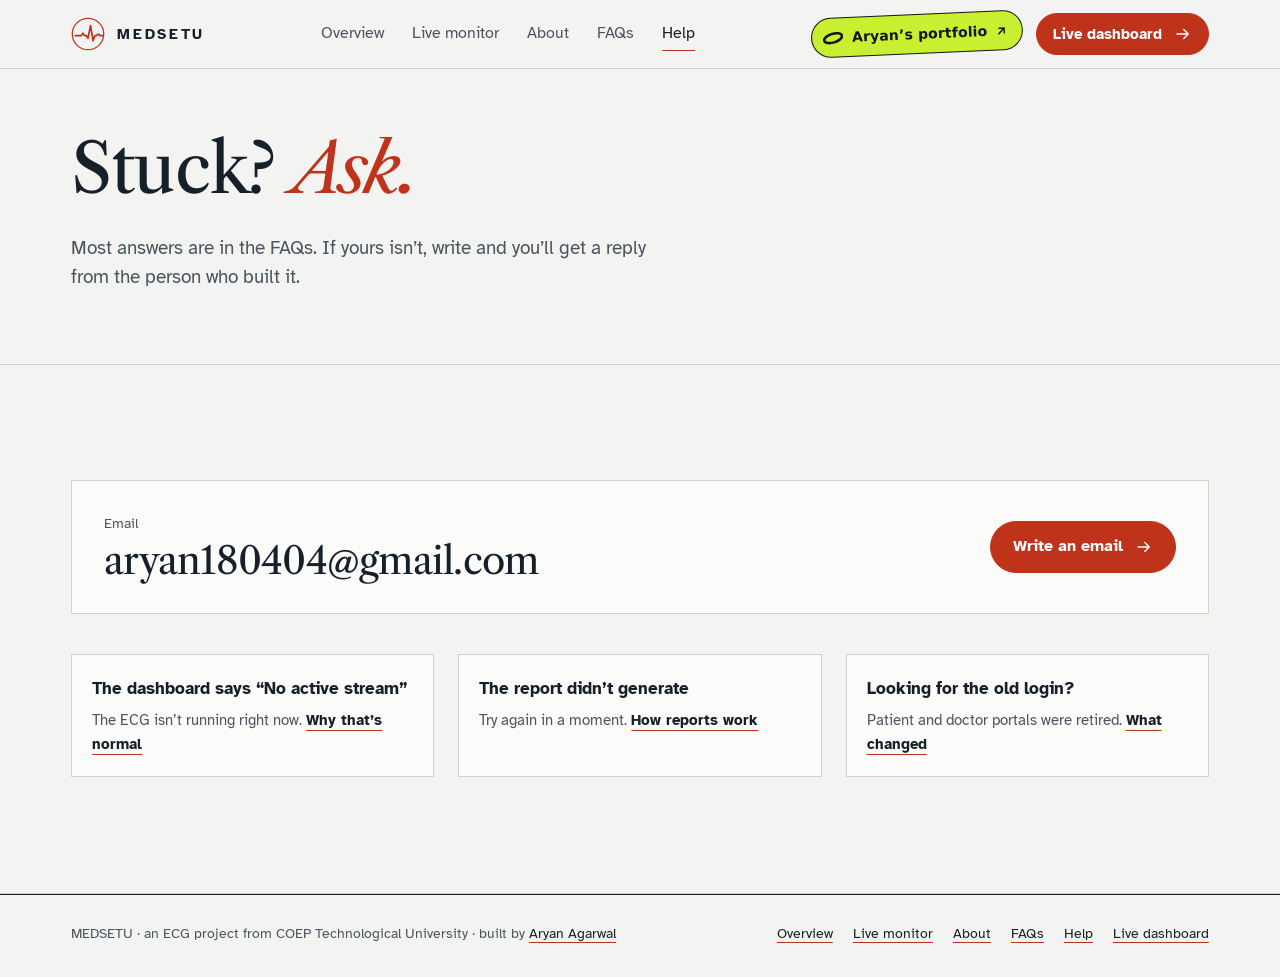
<file: help.html>
<!DOCTYPE html>
<html lang="en">
<head>
<meta charset="UTF-8">
<meta name="viewport" content="width=device-width, initial-scale=1.0">
<title>Help · MEDSETU</title>
<meta name="description" content="Get help with MEDSETU.">
<meta name="theme-color" content="#f3f4f1">
<link rel="icon" href="data:image/svg+xml,%3Csvg xmlns='http://www.w3.org/2000/svg' viewBox='0 0 40 40'%3E%3Ccircle cx='20' cy='20' r='18.5' fill='%23f3f4f1' stroke='%23c0331b' stroke-width='2'/%3E%3Cpath d='M5 22h7l2-3 2 3h2l2 3 3-15 3 18 2-6h2l2-2 2 2h3' fill='none' stroke='%23c0331b' stroke-width='2.4' stroke-linejoin='round'/%3E%3C/svg%3E">
<link rel="preconnect" href="https://fonts.googleapis.com">
<link rel="preconnect" href="https://fonts.gstatic.com" crossorigin>
<link href="https://fonts.googleapis.com/css2?family=Atkinson+Hyperlegible:wght@400;700&family=Libre+Caslon+Text:ital,wght@0,400;1,400&display=swap" rel="stylesheet">
<link rel="stylesheet" href="./assets/atlas.css">
<style>.aa-pill{--aa-lime:#c8f031;--aa-ink:#151515;display:inline-flex;align-items:center;gap:8px;min-height:40px;padding:8px 14px 8px 10px;border:1.5px solid var(--aa-ink);border-radius:999px;background:var(--aa-lime);color:var(--aa-ink)!important;font:700 14px/1 system-ui,-apple-system,"Segoe UI",Roboto,sans-serif;letter-spacing:.01em;text-decoration:none!important;white-space:nowrap;transform:rotate(-2.5deg);transition:transform .45s cubic-bezier(.34,1.56,.64,1),background-color .25s,box-shadow .3s;flex:none}.aa-pill:hover,.aa-pill:focus-visible{transform:rotate(1.5deg) scale(1.05);background:#d8ff4a;box-shadow:0 10px 22px -12px rgba(21,21,21,.55)}.aa-pill:focus-visible{outline:2px solid var(--aa-ink);outline-offset:3px}.aa-pill svg{flex:none}.aa-pill .aa-ring{width:22px;height:13px;transition:transform .7s cubic-bezier(.16,1,.3,1)}.aa-pill:hover .aa-ring,.aa-pill:focus-visible .aa-ring{transform:rotate(180deg)}.aa-pill .aa-arrow{width:13px;height:13px;transition:transform .35s cubic-bezier(.16,1,.3,1)}.aa-pill:hover .aa-arrow{transform:translate(2px,-2px)}.aa-pill .aa-short{display:none}@media (max-width:640px){.aa-pill{min-height:36px;padding:7px 11px 7px 8px;font-size:13px;gap:6px}.aa-pill .aa-long{display:none}.aa-pill .aa-short{display:inline}}@media (prefers-reduced-motion:reduce){.aa-pill,.aa-pill .aa-ring,.aa-pill .aa-arrow{transition:none}}@media print{.aa-pill{display:none}}</style>
</head>
<body>
<a class="skip" href="#main">Skip to content</a>
<header class="site-header">
  <div class="wrap bar">
    <a href="./index.html" class="brand" aria-label="MEDSETU overview"><svg viewBox="0 0 40 40" fill="none" aria-hidden="true"><circle cx="20" cy="20" r="18.5" stroke="currentColor" stroke-width="1.5"/><path d="M5 22h7l2-3 2 3h2l2 3 3-15 3 18 2-6h2l2-2 2 2h3" stroke="currentColor" stroke-width="2" stroke-linejoin="round" stroke-linecap="round"/></svg>MEDSETU</a>
    <nav class="nav" id="site-nav" aria-label="Main"><a href="./index.html">Overview</a><a href="./health-monitoring.html">Live monitor</a><a href="./about.html">About</a><a href="./faqs.html">FAQs</a><a href="./help.html" aria-current="page">Help</a><a class="nav-dash" href="https://medsetuecg.vercel.app/dashboard.html" target="_blank" rel="noopener">Live dashboard</a></nav>
    <div class="header-actions">
      <a class="aa-pill" href="https://aryanagarwalsportfolio.vercel.app/" target="_blank" rel="noopener" aria-label="Aryan Agarwal's portfolio (opens in a new tab)"><svg class="aa-ring" viewBox="0 0 120 70" aria-hidden="true"><ellipse cx="60" cy="35" rx="50" ry="24" transform="rotate(-14 60 35)" fill="none" stroke="currentColor" stroke-width="14"/></svg><span class="aa-long">Aryan&rsquo;s portfolio</span><span class="aa-short">Portfolio</span><svg class="aa-arrow" viewBox="0 0 24 24" fill="none" aria-hidden="true"><path d="M7 17 17 7m0 0H8m9 0v9" stroke="currentColor" stroke-width="2.6" stroke-linecap="square"/></svg></a>
      <a href="https://medsetuecg.vercel.app/dashboard.html" target="_blank" rel="noopener" class="btn btn-red btn-sm">Live dashboard <svg class="ico" viewBox="0 0 24 24" fill="none" aria-hidden="true"><path d="M4 12h15m0 0-6-6m6 6-6 6" stroke="currentColor" stroke-width="1.8" stroke-linecap="round" stroke-linejoin="round"/></svg></a>
      <button class="menu-btn" type="button" aria-controls="site-nav" aria-expanded="false" aria-label="Open menu"><svg viewBox="0 0 24 24" fill="none" aria-hidden="true"><path d="M4 8h16M4 16h16" stroke="currentColor" stroke-width="1.8" stroke-linecap="round"/></svg></button>
    </div>
  </div>
</header>
<main id="main">

<section class="hero"><div class="wrap">
  <h1 class="serif h-xl">Stuck? <em>Ask.</em></h1>
  <p class="lede">Most answers are in the FAQs. If yours isn&rsquo;t, write and you&rsquo;ll get a reply from the person who built it.</p>
</div></section>
<section class="plate"><div class="wrap">
  <div class="contact-card reveal"><div><p class="cap">Email</p><p class="serif" style="margin-top:6px">aryan180404@gmail.com</p></div><a href="mailto:aryan180404@gmail.com?subject=MEDSETU" class="btn btn-red">Write an email <svg class="ico" viewBox="0 0 24 24" fill="none" aria-hidden="true"><path d="M4 12h15m0 0-6-6m6 6-6 6" stroke="currentColor" stroke-width="1.8" stroke-linecap="round" stroke-linejoin="round"/></svg></a></div>
  <ul class="limits" style="margin-top:40px">
    <li class="reveal"><h2>The dashboard says &ldquo;No active stream&rdquo;</h2><p>The ECG isn&rsquo;t running right now. <a class="link" href="./faqs.html#no-stream">Why that&rsquo;s normal</a></p></li>
    <li class="reveal" data-delay="80"><h2>The report didn&rsquo;t generate</h2><p>Try again in a moment. <a class="link" href="./faqs.html#report">How reports work</a></p></li>
    <li class="reveal" data-delay="160"><h2>Looking for the old login?</h2><p>Patient and doctor portals were retired. <a class="link" href="./faqs.html#logins">What changed</a></p></li>
  </ul>
</div></section>

</main>
<footer class="site-footer">
  <div class="wrap">
    <span>MEDSETU &middot; an ECG project from COEP Technological University &middot; built by <a href="https://aryanagarwalsportfolio.vercel.app/" target="_blank" rel="noopener">Aryan Agarwal</a></span>
    <nav aria-label="Footer"><a href="./index.html">Overview</a><a href="./health-monitoring.html">Live monitor</a><a href="./about.html">About</a><a href="./faqs.html">FAQs</a><a href="./help.html">Help</a><a href="https://medsetuecg.vercel.app/dashboard.html" target="_blank" rel="noopener">Live dashboard</a></nav>
  </div>
</footer>
<script src="./assets/site.js"></script>
</body>
</html>
</file>
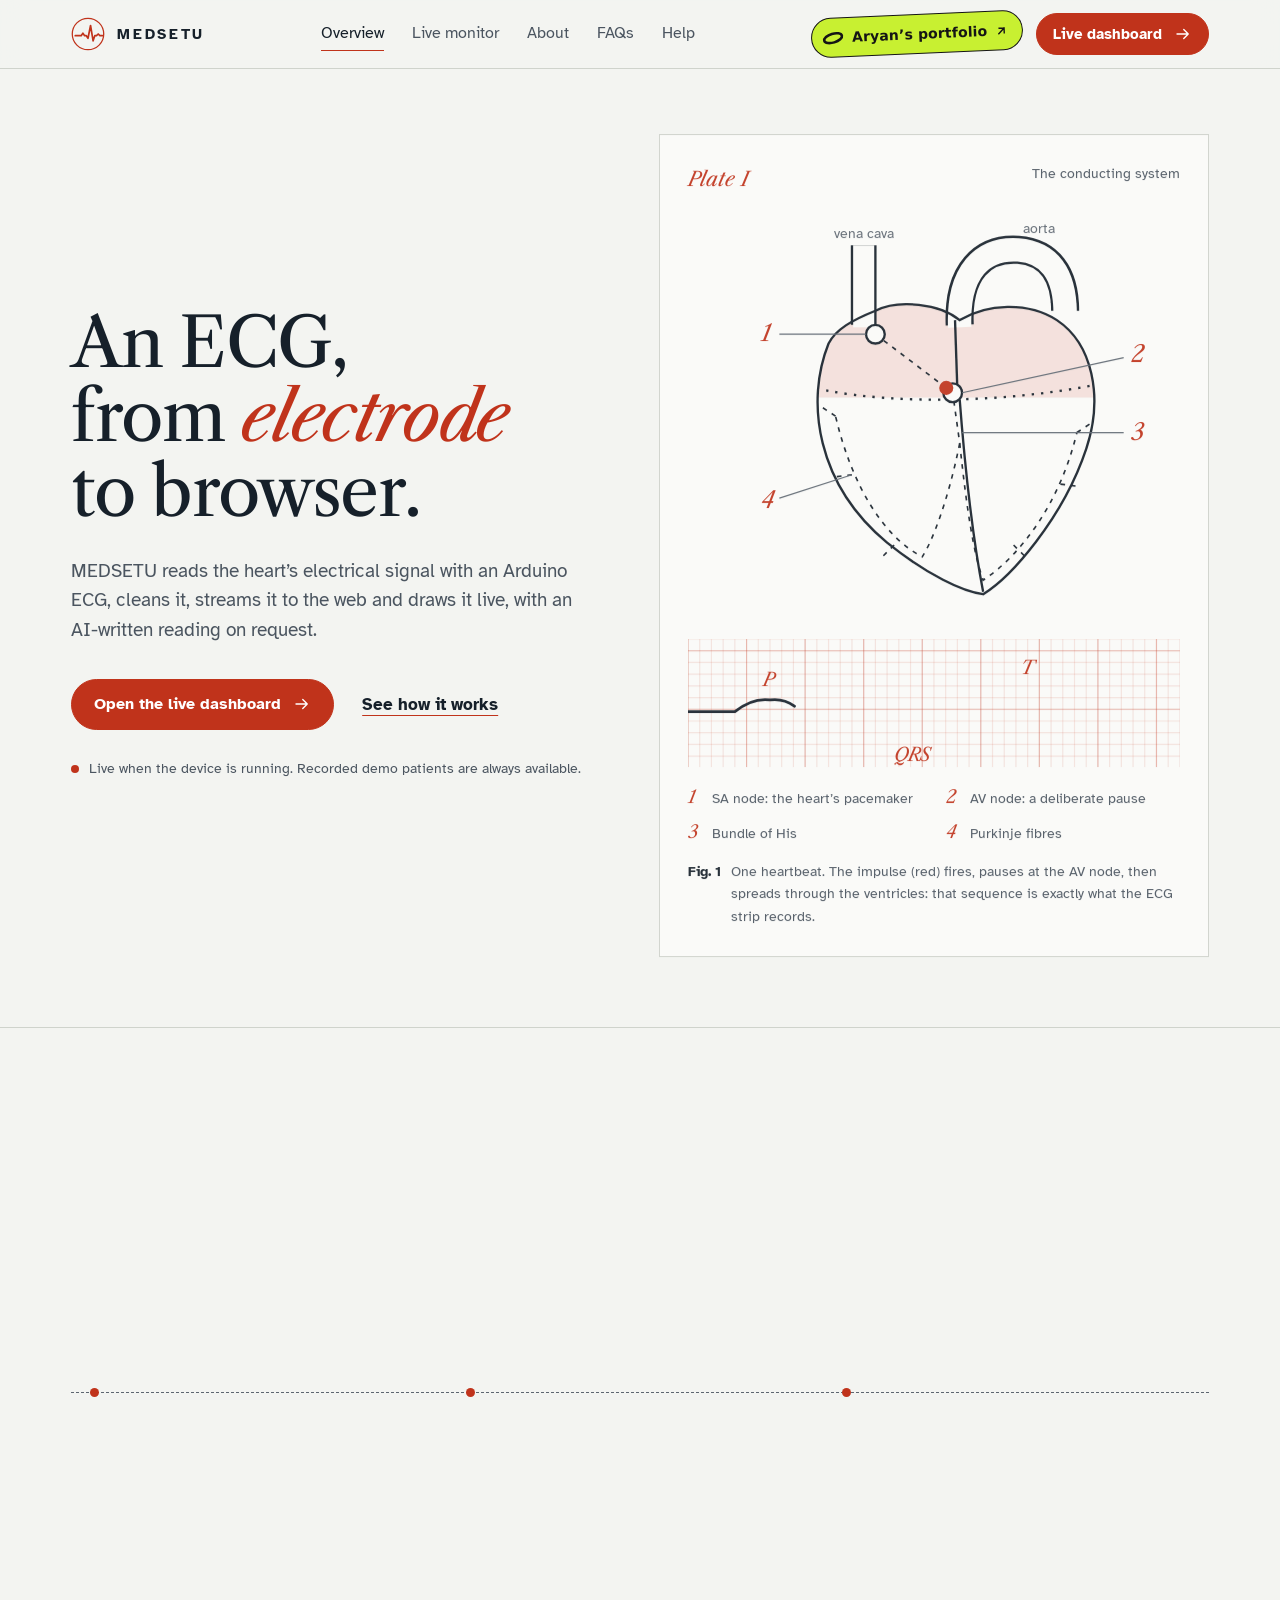
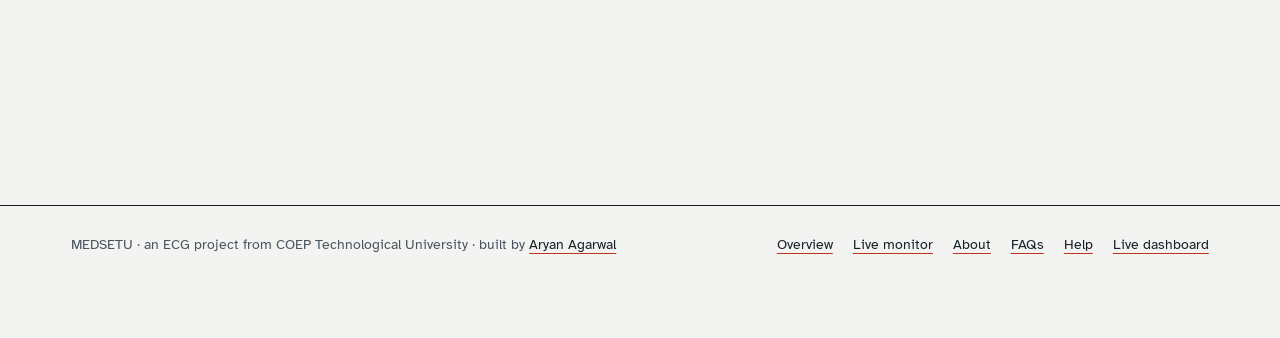
<file: review.html>
<!DOCTYPE html>
<html lang="en"><head><meta charset="UTF-8"><meta name="viewport" content="width=device-width, initial-scale=1.0">
<title>Moved · MEDSETU</title><meta name="robots" content="noindex"><meta http-equiv="refresh" content="0; url=./index.html">
<link rel="stylesheet" href="./assets/atlas.css"></head>
<body><main class="wrap" style="padding-block:80px"><p class="cap">This page has moved.</p><p style="margin-top:12px"><a class="link" href="./index.html">Continue to MEDSETU</a></p></main></body></html>
</file>
<file: assets/atlas.css>
/* MEDSETU — atlas styles shared by every page. */
:root {
  --paper: #f3f4f1;
  --paper-2: #e7e9e3;
  --sheet: #fbfbf9;
  --ink: #16202a;
  --ink-2: #4b5560;
  --ink-3: #5d6670;
  --hair: #cfd3cc;
  --red: #c0331b;
  --red-deep: #a92a13;
  --red-tint: #f7e0d9;
  --serif: 'Libre Caslon Text', 'Iowan Old Style', Georgia, serif;
  --sans: 'Atkinson Hyperlegible', system-ui, -apple-system, 'Segoe UI', sans-serif;
  --gutter: clamp(16px, 4vw, 64px);
  --ease: cubic-bezier(0.16, 1, 0.3, 1);
  color-scheme: light;
}
*, *::before, *::after { box-sizing: border-box; }
html { -webkit-text-size-adjust: 100%; scroll-behavior: smooth; scroll-padding-top: 88px; overflow-x: clip; }
body { margin: 0; background: var(--paper); color: var(--ink); font-family: var(--sans); font-size: 17px; line-height: 1.6; -webkit-font-smoothing: antialiased; overflow-x: clip; min-height: 100vh; display: flex; flex-direction: column; }
main { flex: 1; }
img, svg { display: block; max-width: 100%; }
a { color: inherit; }
button, input { font: inherit; color: inherit; }
h1, h2, h3, p, ul, ol, figure, dl, dd { margin: 0; padding: 0; }
ul, ol { list-style: none; }
::selection { background: var(--red); color: var(--sheet); }
:focus-visible { outline: 2px solid var(--red); outline-offset: 3px; }
html { scrollbar-color: var(--ink-3) var(--paper-2); }
.wrap { width: 100%; max-width: 1240px; margin-inline: auto; padding-inline: var(--gutter); }
.skip { position: absolute; left: -999px; top: 8px; z-index: 100; background: var(--ink); color: var(--sheet); padding: 10px 14px; }
.skip:focus { left: 8px; }
.sr { position: absolute; width: 1px; height: 1px; overflow: hidden; clip: rect(0 0 0 0); white-space: nowrap; }
.ico { width: 18px; height: 18px; flex: none; transition: transform 0.4s var(--ease); }

/* ---------- Type ---------- */
.serif { font-family: var(--serif); font-weight: 400; letter-spacing: -0.02em; line-height: 1.08; text-wrap: balance; }
.h-xl { font-size: clamp(40px, 5.4vw, 78px); }
.h-lg { font-size: clamp(34px, 4.4vw, 60px); }
.h-md { font-size: clamp(30px, 3.4vw, 46px); }
.serif em { font-style: italic; color: var(--red); }
.lede { font-size: clamp(18px, 1.45vw, 21px); color: var(--ink-2); max-width: 50ch; line-height: 1.6; }
.cap { font-size: 14px; color: var(--ink-2); line-height: 1.5; }
.cap b { color: var(--ink); font-weight: 700; }
.num { font-variant-numeric: tabular-nums; }

/* ---------- Header ---------- */
.site-header { position: sticky; top: 0; z-index: 30; background: rgba(243, 244, 241, 0.86); -webkit-backdrop-filter: blur(12px); backdrop-filter: blur(12px); border-bottom: 1px solid var(--hair); }
.site-header .bar { display: flex; align-items: center; justify-content: space-between; gap: 20px; min-height: 68px; }
.brand { display: inline-flex; align-items: center; gap: 12px; text-decoration: none; font-weight: 700; letter-spacing: 0.18em; font-size: 15px; }
.brand svg { width: 34px; height: 34px; color: var(--red); }
.nav { display: flex; align-items: center; gap: 4px; }
.nav a { text-decoration: none; padding: 8px 12px; font-size: 16px; color: var(--ink-2); position: relative; transition: color 0.3s; }
.nav a::after { content: ''; position: absolute; left: 12px; right: 12px; bottom: 4px; height: 1px; background: var(--red); transform: scaleX(0); transform-origin: left; transition: transform 0.45s var(--ease); }
.nav a:hover, .nav a[aria-current='page'] { color: var(--ink); }
.nav a:hover::after, .nav a[aria-current='page']::after { transform: scaleX(1); }
.nav .nav-dash { display: none; }
.header-actions { display: flex; gap: 12px; align-items: center; }
.menu-btn { display: none; width: 44px; height: 44px; border: 1px solid var(--ink); background: transparent; cursor: pointer; place-items: center; border-radius: 50%; }
.menu-btn svg { width: 20px; height: 20px; }

/* ---------- Buttons ---------- */
.btn { display: inline-flex; align-items: center; gap: 12px; min-height: 48px; padding: 12px 22px; border-radius: 999px; border: 1px solid var(--ink); background: transparent; text-decoration: none; font-weight: 700; font-size: 16px; cursor: pointer; transition: background-color 0.3s, color 0.3s, border-color 0.3s, box-shadow 0.4s var(--ease); white-space: nowrap; }
.btn:hover { background: var(--ink); color: var(--sheet); }
.btn:hover .ico { transform: translateX(3px); }
.btn-red { background: var(--red); border-color: var(--red); color: #fff; }
.btn-red:hover { background: var(--red-deep); border-color: var(--red-deep); color: #fff; box-shadow: 0 14px 28px -16px rgba(192, 51, 27, 0.8); }
.btn-sm { min-height: 40px; padding: 8px 16px; font-size: 15px; }
.link { color: var(--ink); text-decoration: underline; text-decoration-color: var(--red); text-underline-offset: 5px; text-decoration-thickness: 1px; font-weight: 700; transition: text-decoration-thickness 0.2s, color 0.2s; }
.link:hover { color: var(--red-deep); text-decoration-thickness: 2px; }

/* ---------- Plates ---------- */
.plate { padding-block: clamp(56px, 9vw, 120px); border-bottom: 1px solid var(--hair); }
.plate-head { display: grid; grid-template-columns: 140px minmax(0, 1fr); gap: 8px 32px; align-items: baseline; margin-bottom: clamp(28px, 4vw, 48px); }
.plate-no { font-family: var(--serif); font-style: italic; font-size: 22px; color: var(--red); white-space: nowrap; }
.plate-head .lede { grid-column: 2; margin-top: 12px; }
.figure { background: var(--sheet); border: 1px solid var(--hair); padding: clamp(16px, 2.5vw, 28px); }
.figcap { display: flex; gap: 10px; margin-top: 14px; font-size: 14px; color: var(--ink-2); }
.figcap b { color: var(--ink); white-space: nowrap; }
.fig-head { display: flex; justify-content: space-between; gap: 12px; margin-bottom: 8px; font-size: 14px; color: var(--ink-2); }
.fig-head .plate-no { font-size: 20px; }

/* Hero */
.hero { padding-block: clamp(40px, 7vh, 88px) clamp(48px, 8vh, 96px); border-bottom: 1px solid var(--hair); }
.hero-grid { display: grid; grid-template-columns: minmax(0, 1fr) minmax(0, 1.05fr); gap: clamp(32px, 5vw, 72px); align-items: center; }
.hero .lede { margin-top: 26px; }
.actions { display: flex; flex-wrap: wrap; align-items: center; gap: 16px 28px; margin-top: 34px; }
.status-line { display: inline-flex; align-items: center; gap: 10px; margin-top: 28px; font-size: 14px; color: var(--ink-2); }
.status-line i { width: 8px; height: 8px; border-radius: 50%; background: var(--red); flex: none; }
.legend { display: grid; grid-template-columns: repeat(2, minmax(0, 1fr)); gap: 6px 24px; margin-top: 16px; font-size: 14px; color: var(--ink-2); counter-reset: l; }
.legend li { display: flex; gap: 10px; align-items: baseline; }
.legend li::before { counter-increment: l; content: counter(l); font-family: var(--serif); font-style: italic; color: var(--red); font-size: 18px; width: 14px; flex: none; }

/* Conduction figure */
.heart .wall { fill: none; stroke: var(--ink); stroke-width: 2; }
.heart .chamber { fill: var(--red); opacity: 0; }
.heart .path { fill: none; stroke: var(--ink); stroke-width: 1.4; stroke-dasharray: 4 5; }
.heart .node { fill: var(--sheet); stroke: var(--ink); stroke-width: 2; }
.heart .lead { stroke: var(--ink-3); stroke-width: 1; }
.heart .callout { font-family: var(--serif); font-style: italic; font-size: 20px; fill: var(--red); }
.heart .pulse { fill: var(--red); }
.strip .grid-minor { stroke: rgba(192, 51, 27, 0.12); stroke-width: 1; }
.strip .grid-major { stroke: rgba(192, 51, 27, 0.28); stroke-width: 1; }
.strip .trace { fill: none; stroke: var(--ink); stroke-width: 2.4; stroke-linejoin: round; stroke-linecap: round; }
.strip .wave-label { font-family: var(--serif); font-style: italic; font-size: 16px; fill: var(--red); }

/* Pipeline */
.pipeline { display: grid; grid-template-columns: repeat(6, minmax(0, 1fr)); gap: 0; position: relative; }
.station { position: relative; padding: 0 14px 0 0; }
.station .icon { width: 100%; max-width: 120px; aspect-ratio: 1; border: 1px solid var(--hair); background: var(--sheet); display: grid; place-items: center; position: relative; z-index: 1; transition: border-color 0.3s, transform 0.5s var(--ease); }
.station:hover .icon { border-color: var(--ink); transform: translateY(-4px); }
.station .icon svg { width: 64%; height: 64%; color: var(--ink); overflow: visible; }
.station .icon .hot { color: var(--red); }
.station h3 { margin-top: 16px; font-size: 17px; font-weight: 700; line-height: 1.3; }
.station p { margin-top: 6px; font-size: 14.5px; color: var(--ink-2); }
.station .step { font-family: var(--serif); font-style: italic; color: var(--red); font-size: 18px; display: block; margin-top: 12px; }
.wire { position: absolute; left: 0; right: 0; top: 60px; height: 0; border-top: 1px dashed var(--ink-3); }
.wire .packet { position: absolute; top: -5px; left: 0; width: 9px; height: 9px; border-radius: 50%; background: var(--red); animation: packet 6s linear infinite; }
.wire .packet:nth-child(2) { animation-delay: -2s; }
.wire .packet:nth-child(3) { animation-delay: -4s; }
@keyframes packet { from { left: 0; } to { left: calc(100% - 9px); } }

/* Two-column figure plates */
.split { display: grid; grid-template-columns: minmax(0, 1fr) minmax(0, 1fr); gap: clamp(28px, 5vw, 72px); align-items: start; }
.notes { display: grid; gap: 22px; }
.notes li { display: grid; grid-template-columns: 34px minmax(0, 1fr); gap: 12px; padding-top: 18px; border-top: 1px solid var(--hair); }
.notes li .n { font-family: var(--serif); font-style: italic; color: var(--red); font-size: 22px; line-height: 1.1; }
.notes h3 { font-size: 18px; font-weight: 700; }
.notes p { margin-top: 4px; color: var(--ink-2); font-size: 16px; }
.einthoven .edge { stroke: var(--ink-3); stroke-width: 1.4; fill: none; }
.einthoven .lead1 { stroke: var(--red); stroke-width: 3; fill: none; stroke-dasharray: 10 8; animation: flow 1.2s linear infinite; }
.einthoven .vertex { fill: var(--sheet); stroke: var(--ink); stroke-width: 2; }
.einthoven text { font-family: var(--sans); font-size: 15px; fill: var(--ink); font-weight: 700; }
.einthoven .soft { fill: var(--ink-2); font-weight: 400; }
.einthoven .ital { font-family: var(--serif); font-style: italic; font-size: 20px; fill: var(--red); font-weight: 400; }
.board .pcb { fill: var(--sheet); stroke: var(--ink); stroke-width: 2; }
.board .pin { fill: var(--ink); }
.board .chip { fill: var(--paper-2); stroke: var(--ink); stroke-width: 1.5; }
.board .gnd { stroke: var(--ink); stroke-width: 2; fill: none; }
.board .noise { fill: none; stroke: var(--ink-3); stroke-width: 1.4; animation: noise 2.4s ease-in-out infinite; }
.board .clean { fill: none; stroke: var(--red); stroke-width: 2.4; }
@keyframes flow { to { stroke-dashoffset: -36; } }
@keyframes noise { 0%, 100% { opacity: 0.9; } 50% { opacity: 0.2; } }

/* Anatomy of a beat */
.beat-fig .trace { fill: none; stroke: var(--ink); stroke-width: 3; stroke-linejoin: round; stroke-linecap: round; }
.beat-fig .seg { fill: none; stroke: var(--red); stroke-width: 5; stroke-linecap: round; opacity: 0; transition: opacity 0.3s; }
.beat-fig .bracket { fill: none; stroke: var(--ink-3); stroke-width: 1.2; }
.beat-fig .lbl { font-family: var(--serif); font-style: italic; font-size: 22px; fill: var(--red); }
.beat-fig .sub { font-family: var(--sans); font-size: 13px; fill: var(--ink-2); }
.beat-fig[data-show='p'] .seg-p, .beat-fig[data-show='qrs'] .seg-qrs, .beat-fig[data-show='t'] .seg-t, .beat-fig[data-show='pr'] .seg-pr { opacity: 1; }
.waves { display: grid; gap: 0; }
.waves button { display: grid; grid-template-columns: 56px minmax(0, 1fr); gap: 12px; text-align: left; background: none; border: 0; border-top: 1px solid var(--hair); padding: 16px 0; cursor: pointer; transition: background-color 0.3s; }
.waves button:last-child { border-bottom: 1px solid var(--hair); }
.waves button b { font-family: var(--serif); font-style: italic; font-weight: 400; font-size: 26px; color: var(--red); line-height: 1; }
.waves button span { color: var(--ink-2); font-size: 16px; }
.waves button span strong { display: block; color: var(--ink); font-size: 17px; }
.waves button:hover, .waves button[aria-pressed='true'] { background: var(--sheet); }

/* Facts + roadmap */
.facts { display: grid; grid-template-columns: repeat(4, minmax(0, 1fr)); border-top: 1px solid var(--ink); }
.facts div { padding: 22px 20px 4px 0; }
.facts dt { font-size: 14px; color: var(--ink-2); }
.facts dd { font-family: var(--serif); font-size: clamp(30px, 3.2vw, 44px); line-height: 1.05; margin-top: 6px; }
.limits { margin-top: 40px; display: grid; grid-template-columns: repeat(3, minmax(0, 1fr)); gap: 24px; }
.limits li { padding: 20px; background: var(--sheet); border: 1px solid var(--hair); }
.limits h2, .limits h3 { font-size: 17px; font-weight: 700; }
.limits p { margin-top: 6px; font-size: 15px; color: var(--ink-2); }
.closing { padding-block: clamp(64px, 10vw, 128px); }
.closing .serif { max-width: 16ch; }

/* FAQ */
.faq-tools { position: sticky; top: 68px; z-index: 5; background: var(--paper); padding: 16px 0; border-bottom: 1px solid var(--hair); display: grid; gap: 14px; }
.search { position: relative; display: block; }
.search svg { position: absolute; left: 0; top: 50%; width: 22px; height: 22px; transform: translateY(-50%); color: var(--ink-2); pointer-events: none; }
.search input { width: 100%; background: transparent; border: 0; border-bottom: 1px solid var(--ink); border-radius: 0; padding: 14px 44px 14px 34px; font-size: clamp(18px, 2vw, 22px); caret-color: var(--red); }
.search input::placeholder { color: var(--ink-2); }
.search input:focus { outline: none; border-bottom-color: var(--red); }
.search .clear { position: absolute; right: 0; top: 50%; transform: translateY(-50%); width: 40px; height: 40px; border: 0; background: none; cursor: pointer; display: none; place-items: center; }
.search .clear svg { position: static; transform: none; width: 18px; height: 18px; }
.search.has-value .clear { display: grid; }
.chips { display: flex; flex-wrap: wrap; gap: 8px; }
.chip { border: 1px solid var(--hair); background: var(--sheet); padding: 7px 14px; border-radius: 999px; font-size: 15px; cursor: pointer; display: inline-flex; gap: 8px; align-items: center; transition: background-color 0.3s, color 0.3s, border-color 0.3s; }
.chip small { font-size: 13px; color: var(--ink-3); font-variant-numeric: tabular-nums; }
.chip:hover { border-color: var(--ink); }
.chip[aria-pressed='true'] { background: var(--ink); border-color: var(--ink); color: var(--sheet); }
.chip[aria-pressed='true'] small { color: var(--sheet); }
.faq-meta { display: flex; justify-content: space-between; gap: 12px; font-size: 14px; color: var(--ink-2); }
.faq-meta button { border: 0; background: none; cursor: pointer; font-size: 14px; text-decoration: underline; text-decoration-color: var(--red); text-underline-offset: 4px; }
.faq-group { margin-top: 48px; display: grid; grid-template-columns: 220px minmax(0, 1fr); gap: 8px 40px; }
.faq-group > h2 { font-family: var(--serif); font-weight: 400; font-size: 30px; line-height: 1.1; position: sticky; top: 210px; align-self: start; }
.faq-group > h2 span { display: block; font-style: italic; color: var(--red); font-size: 18px; margin-bottom: 4px; }
.faq { border-bottom: 1px solid var(--hair); }
.faq:first-of-type { border-top: 1px solid var(--ink); }
.faq summary { list-style: none; cursor: pointer; display: grid; grid-template-columns: minmax(0, 1fr) 36px; gap: 16px; align-items: center; padding-block: 20px; font-size: clamp(18px, 1.6vw, 20px); font-weight: 700; transition: color 0.3s; }
.faq summary::-webkit-details-marker { display: none; }
.faq summary:hover { color: var(--red-deep); }
.faq .plus { width: 36px; height: 36px; border: 1px solid var(--ink); border-radius: 50%; display: grid; place-items: center; transition: transform 0.5s var(--ease), background-color 0.3s, color 0.3s, border-color 0.3s; }
.faq .plus svg { width: 14px; height: 14px; }
.faq[open] .plus { transform: rotate(45deg); background: var(--red); border-color: var(--red); color: #fff; }
.faq .answer { display: grid; grid-template-rows: 0fr; transition: grid-template-rows 0.5s var(--ease); }
.faq[open] .answer { grid-template-rows: 1fr; }
.faq .answer > div { overflow: hidden; }
.faq .answer p { max-width: 66ch; color: var(--ink-2); padding-bottom: 22px; }
.faq .answer p + p { margin-top: -8px; }
.faq .answer a { color: var(--ink); text-decoration-color: var(--red); text-underline-offset: 4px; }
.faq mark { background: var(--red-tint); color: inherit; padding: 0 2px; }
.faq-group[hidden], .faq[hidden] { display: none; }
.faq-empty { display: none; padding: 48px 0; }
.faq-empty.show { display: block; }

/* Contact */
.contact-card { display: grid; grid-template-columns: minmax(0, 1fr) auto; gap: 24px; align-items: center; padding: clamp(20px, 3vw, 32px); background: var(--sheet); border: 1px solid var(--hair); }
.contact-card .serif { font-size: clamp(26px, 3vw, 38px); overflow-wrap: anywhere; }

/* Footer */
.site-footer { border-top: 1px solid var(--ink); margin-top: auto; }
.site-footer .wrap { display: flex; flex-wrap: wrap; justify-content: space-between; gap: 16px 32px; padding-block: 28px 32px; font-size: 14px; color: var(--ink-2); }
.site-footer nav { display: flex; flex-wrap: wrap; gap: 6px 20px; }
.site-footer a { color: var(--ink); text-decoration-color: var(--red); text-underline-offset: 4px; }

/* Reveal */
.reveal { opacity: 0; transform: translateY(24px); transition: opacity 0.9s var(--ease), transform 0.9s var(--ease); }
.reveal.in { opacity: 1; transform: none; }

/* Responsive */
@media (max-width: 980px) {
  .nav { display: none; position: absolute; left: 0; right: 0; top: 100%; flex-direction: column; align-items: stretch; gap: 0; padding: 6px var(--gutter) 16px; background: var(--paper); border-bottom: 1px solid var(--ink); }
  .nav.open { display: flex; }
  .nav a { padding: 14px 0; font-size: 18px; border-bottom: 1px solid var(--hair); }
  .nav a::after { left: 0; right: auto; width: 24px; }
  .menu-btn { display: grid; }
  .site-header .bar { position: relative; }
  .pipeline { grid-template-columns: repeat(3, minmax(0, 1fr)); row-gap: 36px; }
  .wire { display: none; }
}
@media (max-width: 820px) {
  body { font-size: 16px; }
  .hero-grid, .split, .faq-group { grid-template-columns: 1fr; }
  .plate-head { grid-template-columns: 1fr; }
  .plate-head .lede { grid-column: 1; }
  .facts { grid-template-columns: repeat(2, minmax(0, 1fr)); }
  .limits { grid-template-columns: 1fr; }
  .faq-group > h2 { position: static; }
  .contact-card { grid-template-columns: 1fr; }
}
@media (max-width: 560px) {
  .header-actions .btn-red { display: none; }
  .nav .nav-dash { display: block; color: var(--red); font-weight: 700; }
}
@media (max-width: 520px) {
  .pipeline { grid-template-columns: repeat(2, minmax(0, 1fr)); }
  .legend { grid-template-columns: 1fr; }
  .site-header .btn-sm { padding-inline: 12px; }
}
@media (prefers-reduced-motion: reduce) {
  html { scroll-behavior: auto; }
  *, *::before, *::after { animation-duration: 0.01ms !important; animation-iteration-count: 1 !important; transition-duration: 0.01ms !important; }
  .reveal { opacity: 1; transform: none; }
}
@media print { .site-header, .faq-tools { display: none; } }
</file>
